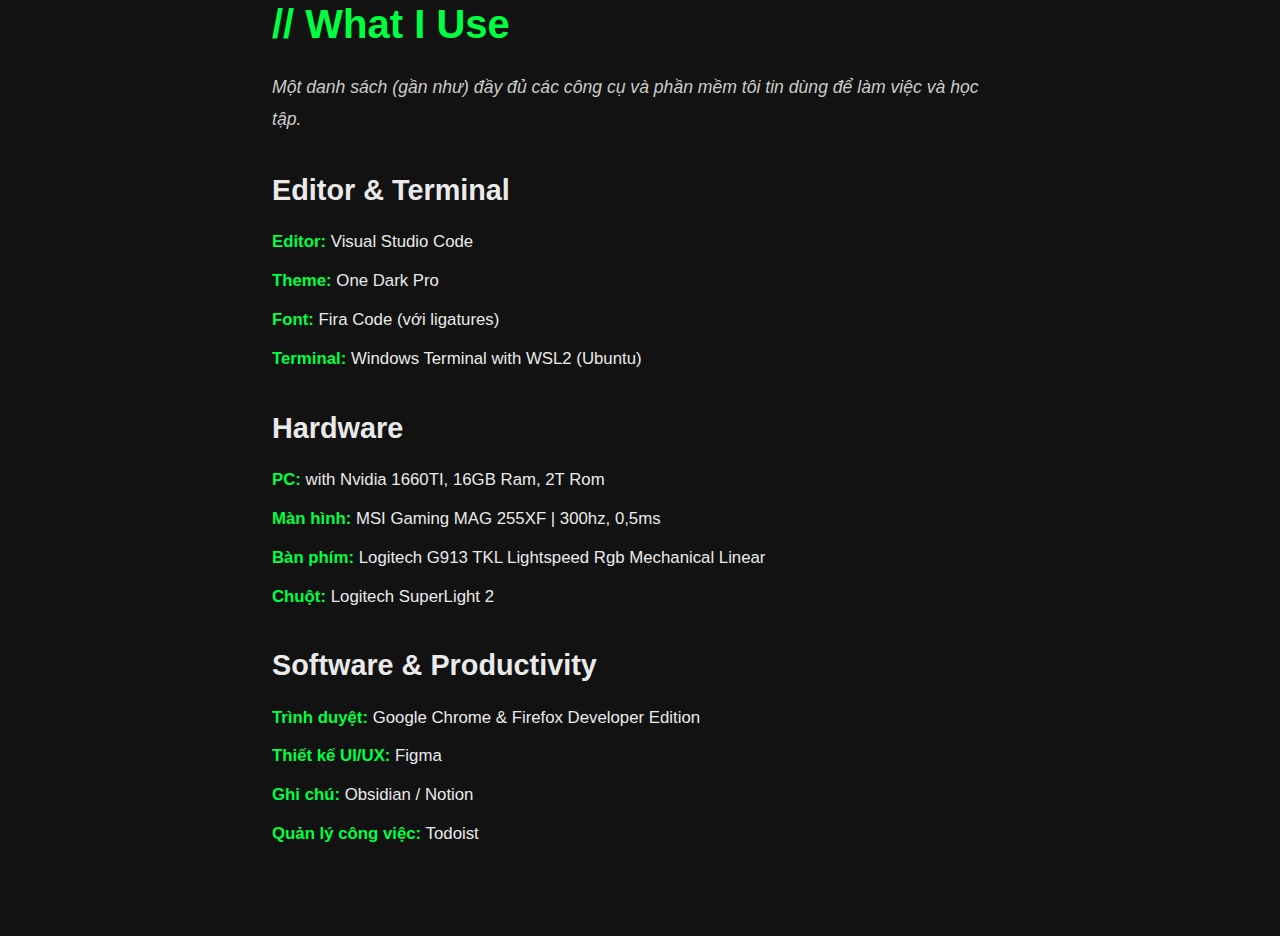
<file: uses.html>
<!DOCTYPE html>
<html lang="vi">
<head>
    <meta charset="UTF-8">
    <meta name="viewport" content="width=device-width, initial-scale=1.0">
    <title data-i18n-key="uses_page_title">Uses | Ngo Nhat Nguyen</title>
    <link rel="stylesheet" href="style.css">
    <style>
        /* CSS riêng cho trang uses khi hiển thị trong modal */
        /* Các style này chủ yếu để đảm bảo nó trông giống bài viết blog trong modal */
        .post-content h1 {
            font-family: var(--font-main); /* Sử dụng font chính */
            font-size: 2.5rem; /* Kích thước phù hợp với h1 trong modal */
            color: var(--tech-green); /* Màu xanh công nghệ */
            margin-bottom: 1.5rem;
            text-align: left; /* Căn trái */
        }
        .post-meta {
            color: #888;
            margin-bottom: 2.5rem; /* Tăng khoảng cách dưới một chút */
            font-style: italic;
            font-size: 0.95rem; /* Giữ kích thước nhỏ hơn */
        }
        .post-content h2 {
            font-family: var(--font-main); /* Sử dụng font chính */
            font-size: 1.8rem; /* Kích thước phù hợp với h2 trong modal */
            color: var(--text-color); /* Màu chữ chính */
            margin-top: 2rem;
            margin-bottom: 1rem;
            text-align: left; /* Căn trái */
        }
        .post-content ul {
            list-style-type: none; /* Bỏ dấu chấm mặc định */
            padding-left: 0;
            margin-bottom: 1.5rem;
        }
        .post-content li {
            font-size: 1.05rem; /* Kích thước chữ cho list item */
            line-height: 1.6;
            margin-bottom: 0.75rem;
            color: var(--text-color);
        }
        .post-content li strong {
            color: var(--tech-green); /* Nhấn mạnh tên công cụ */
        }
    </style>
</head>
<body class="post-page light-mode-check">
    <main class="post-content">
        <h1 data-i18n-key="uses_h1">// What I Use</h1>
        <p class="post-meta" data-i18n-key="uses_meta">Một danh sách (gần như) đầy đủ các công cụ và phần mềm tôi tin dùng để làm việc và học tập.</p>
        
        <h2 data-i18n-key="uses_h2_editor">Editor & Terminal</h2>
        <ul>
            <li><strong>Editor:</strong> Visual Studio Code</li>
            <li><strong>Theme:</strong> One Dark Pro</li>
            <li><strong>Font:</strong> Fira Code (với ligatures)</li>
            <li><strong>Terminal:</strong> Windows Terminal with WSL2 (Ubuntu)</li>
        </ul>

        <h2 data-i18n-key="uses_h2_hardware">Hardware</h2>
        <ul>
            <li><strong>PC:</strong> with Nvidia 1660TI, 16GB Ram, 2T Rom</li>
            <li data-i18n-key="uses_hardware_item2"><strong>Màn hình:</strong> MSI Gaming MAG 255XF | 300hz, 0,5ms</li>
            <li data-i18n-key="uses_hardware_item3"><strong>Bàn phím:</strong> Logitech G913 TKL Lightspeed Rgb Mechanical Linear</li>
            <li data-i18n-key="uses_hardware_item4"><strong>Chuột:</strong> Logitech SuperLight 2</li>
        </ul>

        <h2 data-i18n-key="uses_h2_software">Software & Productivity</h2>
        <ul>
            <li data-i18n-key="uses_software_item1"><strong>Trình duyệt:</strong> Google Chrome & Firefox Developer Edition</li>
            <li data-i18n-key="uses_software_item2"><strong>Thiết kế UI/UX:</strong> Figma</li>
            <li data-i18n-key="uses_software_item3"><strong>Ghi chú:</strong> Obsidian / Notion</li>
            <li data-i18n-key="uses_software_item4"><strong>Quản lý công việc:</strong> Todoist</li>
        </ul>
    </main>
    <script>
        // Script nhỏ để áp dụng theme
        const savedTheme = localStorage.getItem('theme');
        if (savedTheme === 'light') {
            document.body.classList.add('light-mode');
        }
        // Thêm event listener cho link quay lại trong modal nếu cần (nếu bạn muốn có nút quay lại riêng trong modal)
        // Hiện tại không cần vì modal có nút đóng
    </script>
</body>
</html>
</file>
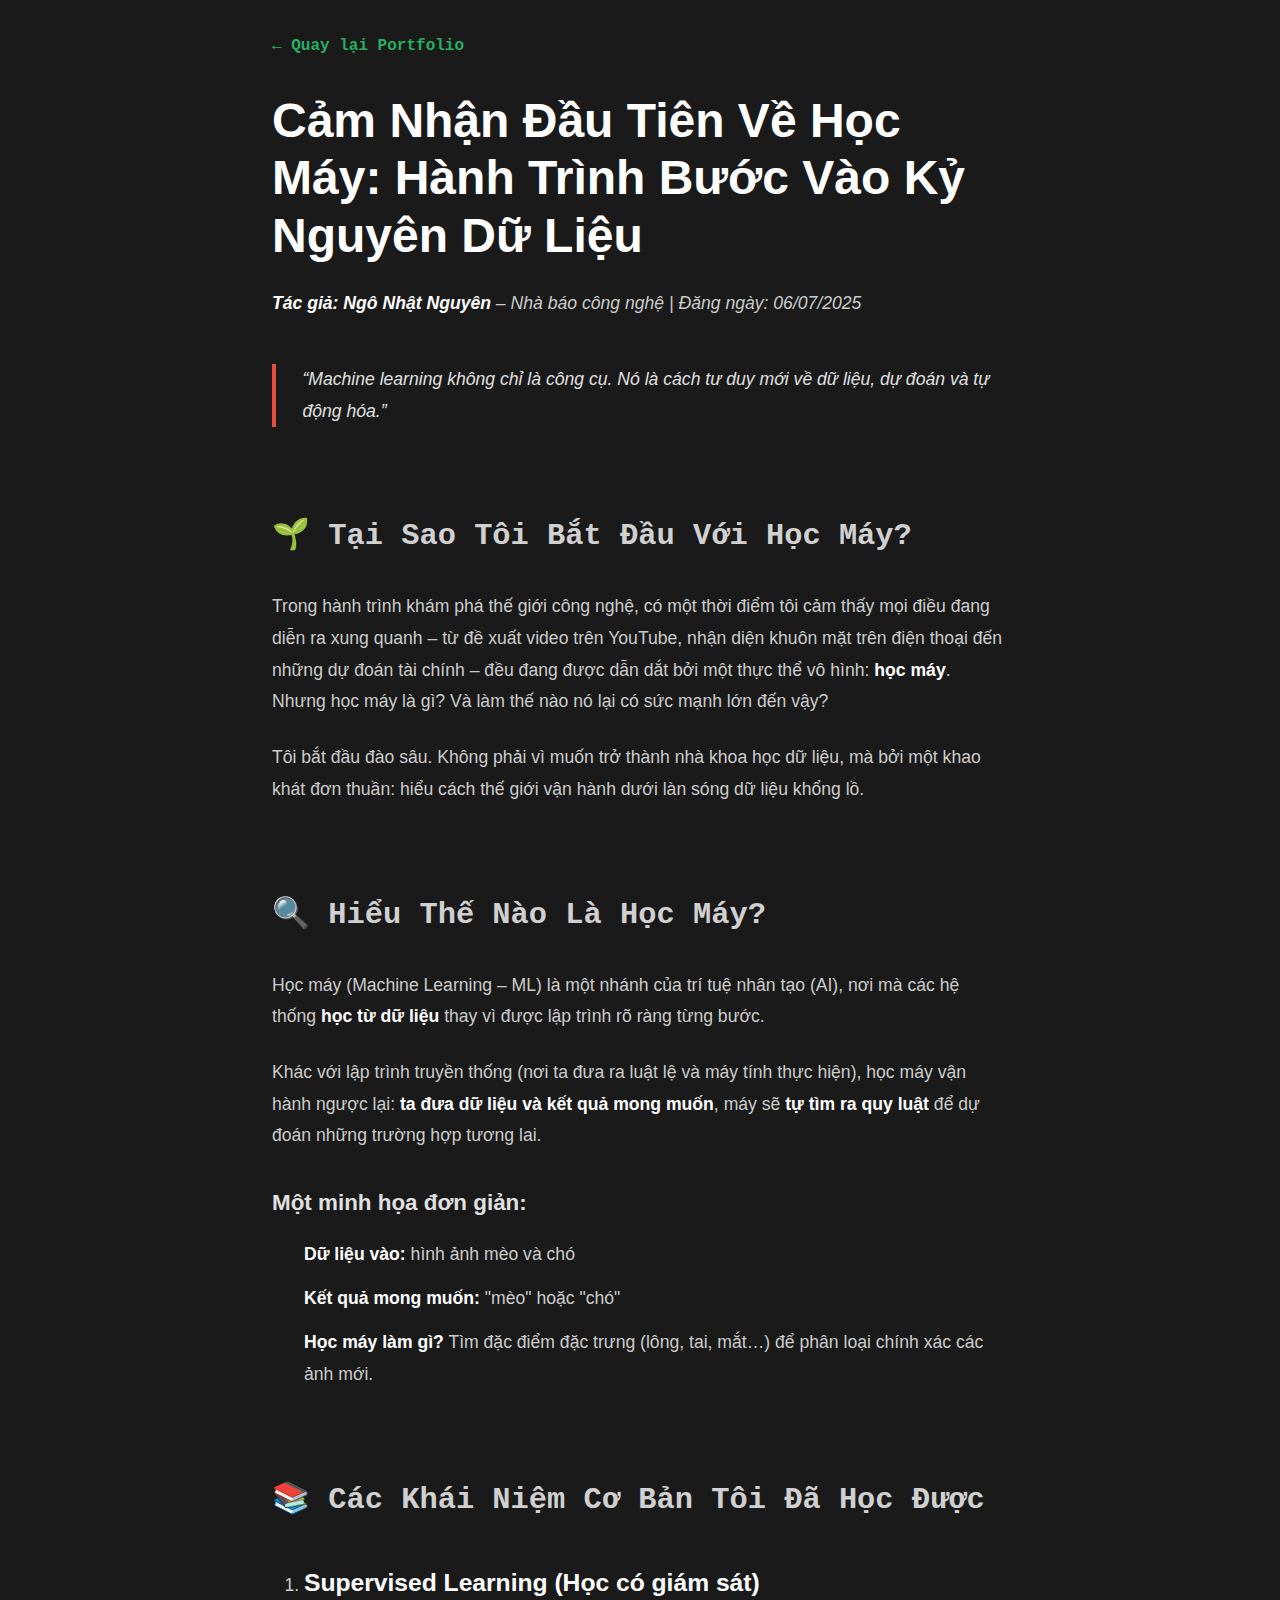
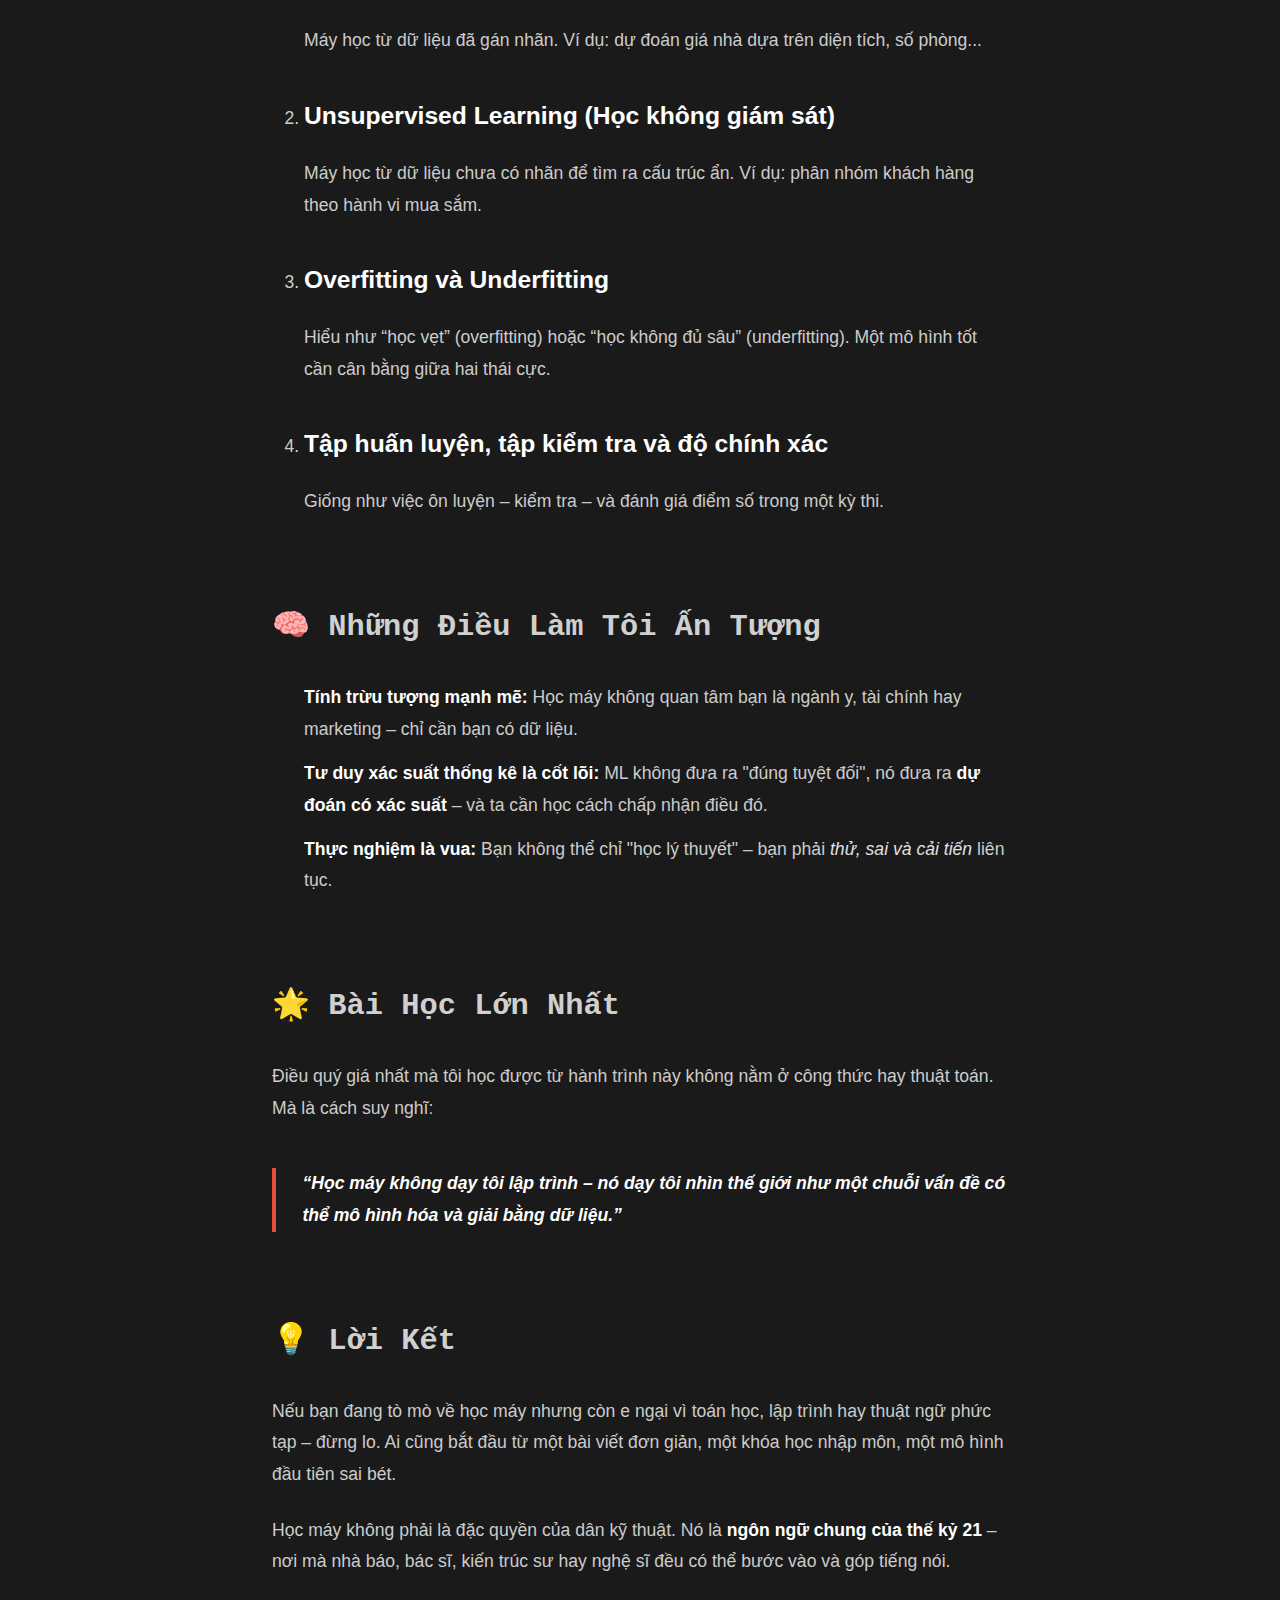
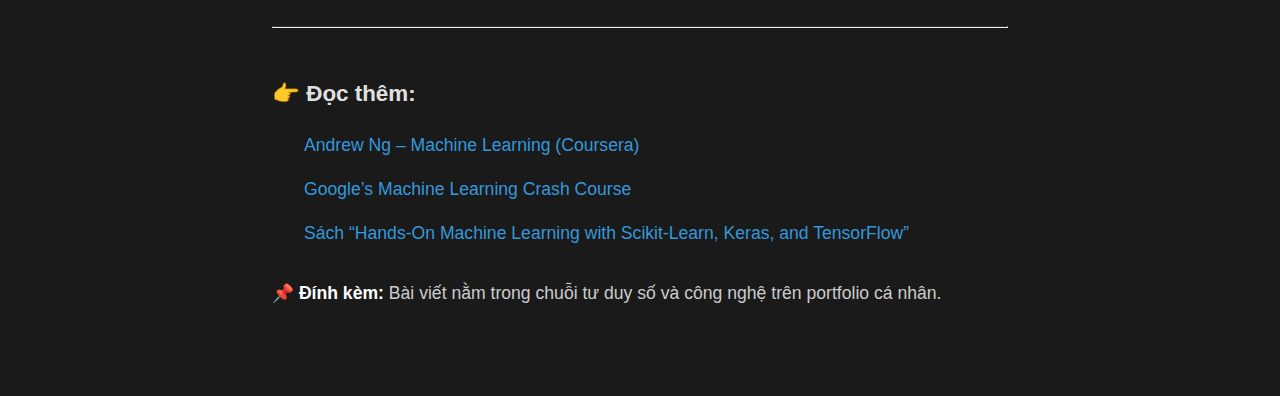
<file: posts/first-impressions-of-machine-learning.html>
<!DOCTYPE html>
<html lang="vi">
<head>
    <meta charset="UTF-8">
    <meta name="viewport" content="width=device-width, initial-scale=1.0">
    <title data-i18n-key="post2_page_title">Cảm Nhận Đầu Tiên Về Học Máy | Ngo Nhat Nguyen</title>
    <link rel="stylesheet" href="../style.css"> 
    <style>
        /* CSS điều chỉnh màu sắc cho nền đen (Đảm bảo đồng bộ với style.css hoặc bài viết trước) */
        body.post-page {
            background-color: #1a1a1a; /* Nền đen đậm */
            color: #f0f0f0; /* Màu chữ mặc định: trắng ngà */
        }

        .post-header .back-link {
            color: #27ae60; /* Màu xanh lá cây cho link quay lại */
            text-decoration: none;
            font-weight: bold;
        }
        .post-header .back-link:hover {
            text-decoration: underline;
        }

        .post-content h1 {
            color: #ffffff; /* Tiêu đề chính màu trắng */
            font-size: 3em; /* Tăng kích thước tiêu đề chính */
            margin-bottom: 0.5em;
        }

        .post-meta {
            font-size: 0.95em;
            color: #b0b0b0; /* Màu xám nhạt cho thông tin meta */
            margin-bottom: 2.5em;
        }
        .post-meta strong {
            color: #d0d0d0; /* Hơi sáng hơn một chút cho tên tác giả */
        }

        .post-content h2 {
            margin-top: 2.8em; /* Khoảng cách lớn hơn giữa các phần chính */
            margin-bottom: 1em;
            color: #d0d0d0; /* Màu xám sáng cho tiêu đề h2 */
            font-size: 1.9em;
            display: flex; /* Dùng flexbox để căn chỉnh icon và text */
            align-items: center;
        }
        /* Style cho emoji trong h2 nếu có */
        .post-content h2::first-letter {
            font-size: 1.2em; /* Tăng kích thước emoji nếu là chữ cái đầu tiên */
            margin-right: 0.2em;
        }

        .post-content h3 {
            margin-top: 1.5em;
            margin-bottom: 0.8em;
            color: #e0e0e0; /* Màu xám trắng cho tiêu đề h3 */
            font-size: 1.4em;
        }

        .post-content blockquote {
            border-left: 4px solid #e74c3c; /* Màu đỏ đô cho viền blockquote */
            padding-left: 1.5em;
            margin: 2.5em 0;
            font-style: italic;
            color: #cccccc; /* Màu xám cho chữ trong blockquote */
            font-size: 1.1em;
        }
        .post-content blockquote p {
            margin: 0; /* Loại bỏ margin mặc định của p trong blockquote */
        }
        .post-content blockquote strong {
            color: #ffffff; /* Làm nổi bật chữ in đậm trong blockquote */
        }


        .post-content ul, .post-content ol {
            margin-left: 2em;
            margin-bottom: 1.8em;
        }
        .post-content li {
            margin-bottom: 0.7em;
        }

        .post-content strong {
            color: #ffffff; /* Màu trắng cho chữ in đậm */
        }
        .post-content em {
            color: #e0e0e0; /* Màu xám trắng cho chữ in nghiêng */
        }
        .post-content hr {
            border-top: 1px solid #333; /* Đường kẻ phân cách mờ hơn */
            margin: 3em 0;
        }

        /* Đảm bảo link trong nội dung cũng có màu sắc phù hợp */
        .post-content a {
            color: #3498db; /* Màu xanh dương cho link trong nội dung */
            text-decoration: none;
        }
        .post-content a:hover {
            text-decoration: underline;
        }

        /* Điều chỉnh nếu có đoạn code (hiện tại không có trong bài này nhưng để phòng) */
        .post-content pre {
            background-color: #2c3e50; /* Nền xanh đậm cho code block */
            color: #ecf0f1; /* Chữ trắng sáng cho code */
            padding: 1em;
            border-radius: 5px;
            overflow-x: auto;
        }
    </style>
</head>
<body class="post-page">
    <header class="post-header">
        <a href="../index.html#writings" class="back-link" data-i18n-key="post_back_link">← Quay lại Portfolio</a>
    </header>

    <main class="post-content">
        <h1 data-i18n-key="post2_h1">Cảm Nhận Đầu Tiên Về Học Máy: Hành Trình Bước Vào Kỷ Nguyên Dữ Liệu</h1>
        <p class="post-meta" data-i18n-key="post2_meta"><strong>Tác giả: Ngô Nhật Nguyên</strong> – Nhà báo công nghệ | Đăng ngày: 06/07/2025</p>
        
        <blockquote data-i18n-key="post2_quote1"><p><em>“Machine learning không chỉ là công cụ. Nó là cách tư duy mới về dữ liệu, dự đoán và tự động hóa.”</em></p></blockquote>

        <h2 data-i18n-key="post2_h2_why">🌱 Tại Sao Tôi Bắt Đầu Với Học Máy?</h2>
        <p data-i18n-key="post2_p1">Trong hành trình khám phá thế giới công nghệ, có một thời điểm tôi cảm thấy mọi điều đang diễn ra xung quanh – từ đề xuất video trên YouTube, nhận diện khuôn mặt trên điện thoại đến những dự đoán tài chính – đều đang được dẫn dắt bởi một thực thể vô hình: <strong>học máy</strong>. Nhưng học máy là gì? Và làm thế nào nó lại có sức mạnh lớn đến vậy?</p>
        <p data-i18n-key="post2_p2">Tôi bắt đầu đào sâu. Không phải vì muốn trở thành nhà khoa học dữ liệu, mà bởi một khao khát đơn thuần: hiểu cách thế giới vận hành dưới làn sóng dữ liệu khổng lồ.</p>

        <h2 data-i18n-key="post2_h2_whatis">🔍 Hiểu Thế Nào Là Học Máy?</h2>
        <p data-i18n-key="post2_p3">Học máy (Machine Learning – ML) là một nhánh của trí tuệ nhân tạo (AI), nơi mà các hệ thống <strong>học từ dữ liệu</strong> thay vì được lập trình rõ ràng từng bước.</p>
        <p data-i18n-key="post2_p4">Khác với lập trình truyền thống (nơi ta đưa ra luật lệ và máy tính thực hiện), học máy vận hành ngược lại: <strong>ta đưa dữ liệu và kết quả mong muốn</strong>, máy sẽ <strong>tự tìm ra quy luật</strong> để dự đoán những trường hợp tương lai.</p>

        <h3 data-i18n-key="post2_h3_example">Một minh họa đơn giản:</h3>
        <ul>
            <li data-i18n-key="post2_list1_item1"><strong>Dữ liệu vào:</strong> hình ảnh mèo và chó</li>
            <li data-i18n-key="post2_list1_item2"><strong>Kết quả mong muốn:</strong> "mèo" hoặc "chó"</li>
            <li data-i18n-key="post2_list1_item3"><strong>Học máy làm gì?</strong> Tìm đặc điểm đặc trưng (lông, tai, mắt…) để phân loại chính xác các ảnh mới.</li>
        </ul>

        <h2 data-i18n-key="post2_h2_concepts">📚 Các Khái Niệm Cơ Bản Tôi Đã Học Được</h2>
        <ol>
            <li>
                <h3 data-i18n-key="post2_h3_supervised"><strong>Supervised Learning (Học có giám sát)</strong></h3>  
                <p data-i18n-key="post2_p5">Máy học từ dữ liệu đã gán nhãn. Ví dụ: dự đoán giá nhà dựa trên diện tích, số phòng...</p>
            </li>
            <li>
                <h3 data-i18n-key="post2_h3_unsupervised"><strong>Unsupervised Learning (Học không giám sát)</strong></h3>  
                <p data-i18n-key="post2_p6">Máy học từ dữ liệu chưa có nhãn để tìm ra cấu trúc ẩn. Ví dụ: phân nhóm khách hàng theo hành vi mua sắm.</p>
            </li>
            <li>
                <h3 data-i18n-key="post2_h3_overfitting"><strong>Overfitting và Underfitting</strong></h3>  
                <p data-i18n-key="post2_p7">Hiểu như “học vẹt” (overfitting) hoặc “học không đủ sâu” (underfitting). Một mô hình tốt cần cân bằng giữa hai thái cực.</p>
            </li>
            <li>
                <h3 data-i18n-key="post2_h3_datasets"><strong>Tập huấn luyện, tập kiểm tra và độ chính xác</strong></h3>  
                <p data-i18n-key="post2_p8">Giống như việc ôn luyện – kiểm tra – và đánh giá điểm số trong một kỳ thi.</p>
            </li>
        </ol>

        <h2 data-i18n-key="post2_h2_impressions">🧠 Những Điều Làm Tôi Ấn Tượng</h2>
        <ul>
            <li data-i18n-key="post2_list2_item1"><strong>Tính trừu tượng mạnh mẽ:</strong> Học máy không quan tâm bạn là ngành y, tài chính hay marketing – chỉ cần bạn có dữ liệu.</li>
            <li data-i18n-key="post2_list2_item2"><strong>Tư duy xác suất thống kê là cốt lõi:</strong> ML không đưa ra "đúng tuyệt đối", nó đưa ra <strong>dự đoán có xác suất</strong> – và ta cần học cách chấp nhận điều đó.</li>
            <li data-i18n-key="post2_list2_item3"><strong>Thực nghiệm là vua:</strong> Bạn không thể chỉ "học lý thuyết" – bạn phải <em>thử, sai và cải tiến</em> liên tục.</li>
        </ul>

        <h2 data-i18n-key="post2_h2_lesson">🌟 Bài Học Lớn Nhất</h2>
        <p data-i18n-key="post2_p9">Điều quý giá nhất mà tôi học được từ hành trình này không nằm ở công thức hay thuật toán. Mà là cách suy nghĩ:</p>
        <blockquote data-i18n-key="post2_quote2"><p><strong>“Học máy không dạy tôi lập trình – nó dạy tôi nhìn thế giới như một chuỗi vấn đề có thể mô hình hóa và giải bằng dữ liệu.”</strong></p></blockquote>

        <h2 data-i18n-key="post2_h2_conclusion">💡 Lời Kết</h2>
        <p data-i18n-key="post2_p10">Nếu bạn đang tò mò về học máy nhưng còn e ngại vì toán học, lập trình hay thuật ngữ phức tạp – đừng lo. Ai cũng bắt đầu từ một bài viết đơn giản, một khóa học nhập môn, một mô hình đầu tiên sai bét.</p>
        <p data-i18n-key="post2_p11">Học máy không phải là đặc quyền của dân kỹ thuật. Nó là <strong>ngôn ngữ chung của thế kỷ 21</strong> – nơi mà nhà báo, bác sĩ, kiến trúc sư hay nghệ sĩ đều có thể bước vào và góp tiếng nói.</p>
        <hr>

        <h3 data-i18n-key="post_read_more">👉 Đọc thêm:</h3>
        <ul>
            <li><a href="https://www.coursera.org/learn/machine-learning" target="_blank" rel="noopener noreferrer">Andrew Ng – Machine Learning (Coursera)</a></li>
            <li><a href="https://developers.google.com/machine-learning/crash-course" target="_blank" rel="noopener noreferrer">Google’s Machine Learning Crash Course</a></li>
            <li><a href="https://www.oreilly.com/library/view/hands-on-machine-learning/9781492032632/" target="_blank" rel="noopener noreferrer">Sách “Hands-On Machine Learning with Scikit-Learn, Keras, and TensorFlow”</a></li>
        </ul>

        <p data-i18n-key="post_attachment"><strong>📌 Đính kèm:</strong> Bài viết nằm trong chuỗi tư duy số và công nghệ trên portfolio cá nhân.</p>
    </main>

    <script>
        // Script nhỏ để áp dụng theme, giữ nguyên từ file mẫu của bạn
        const savedTheme = localStorage.getItem('theme');
        if (savedTheme === 'light') {
            document.body.classList.add('light-mode');
        }
    </script>
</body>
</html>
</file>
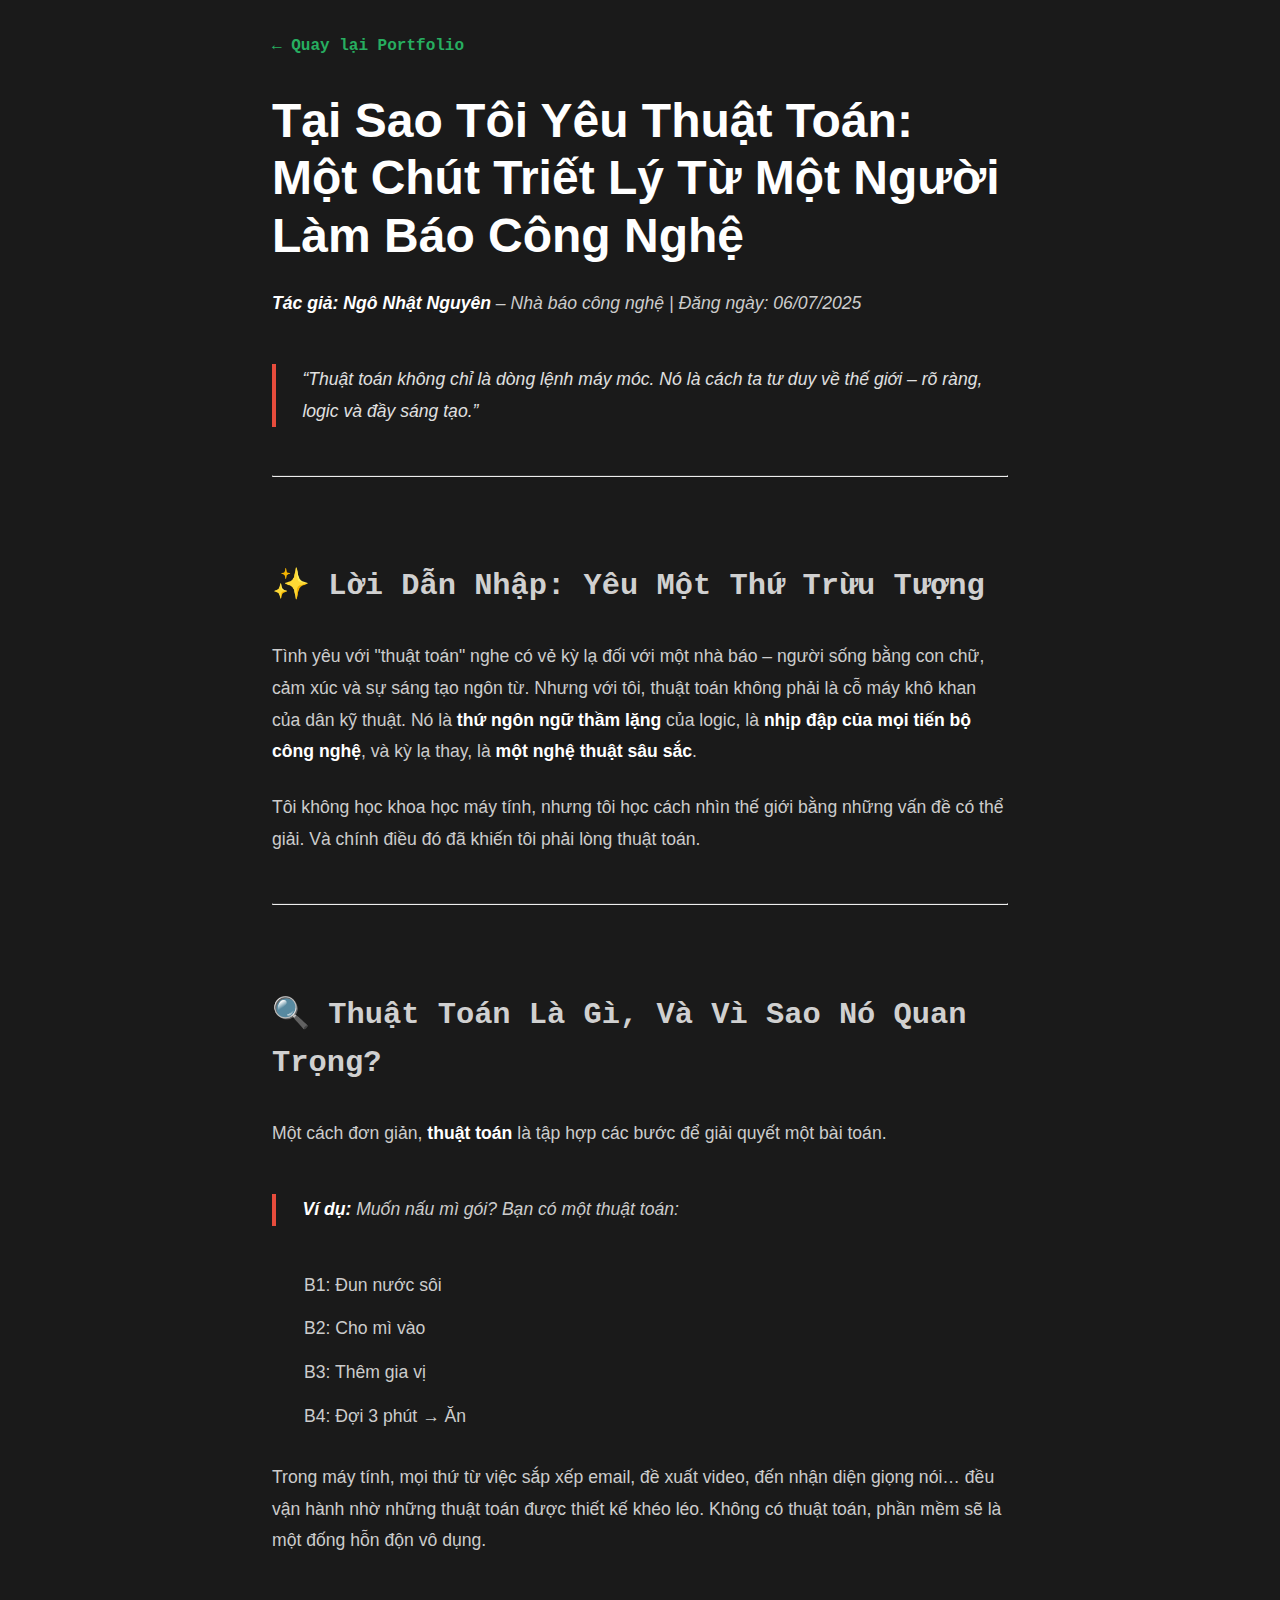
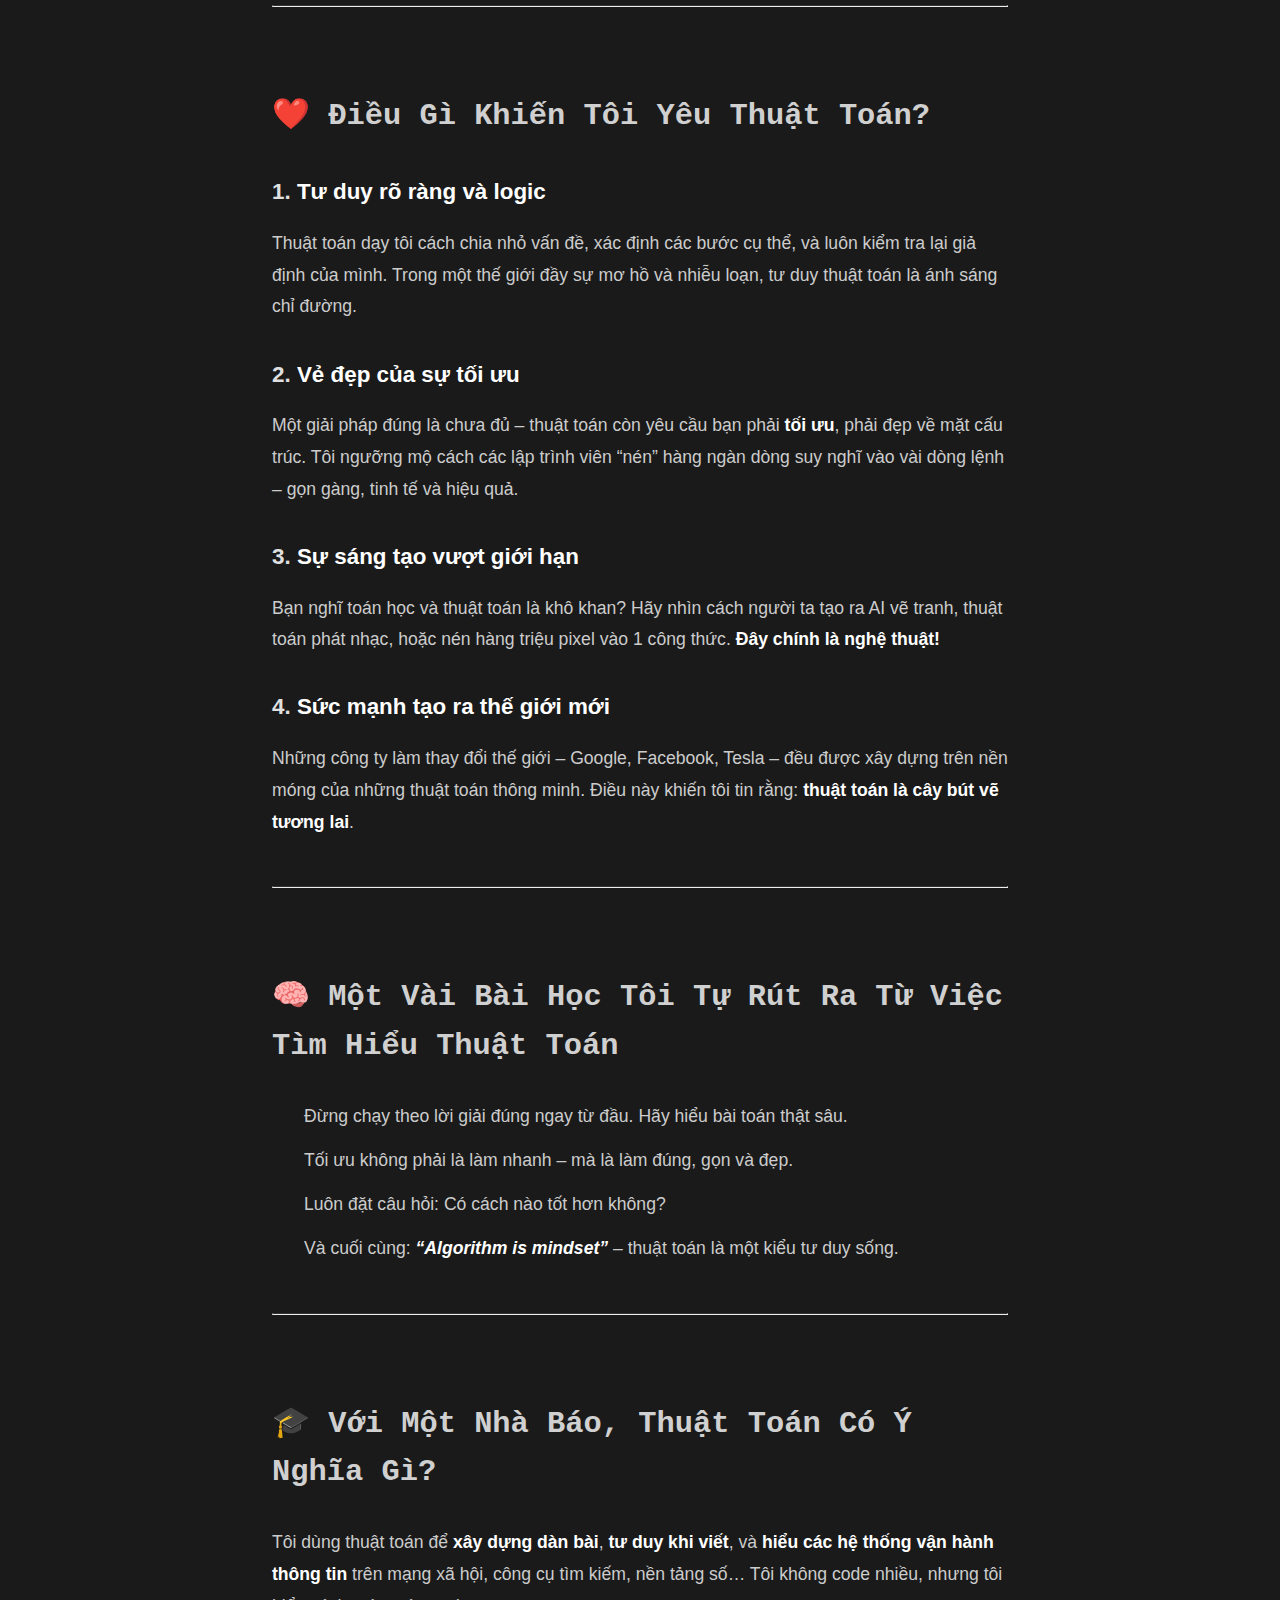
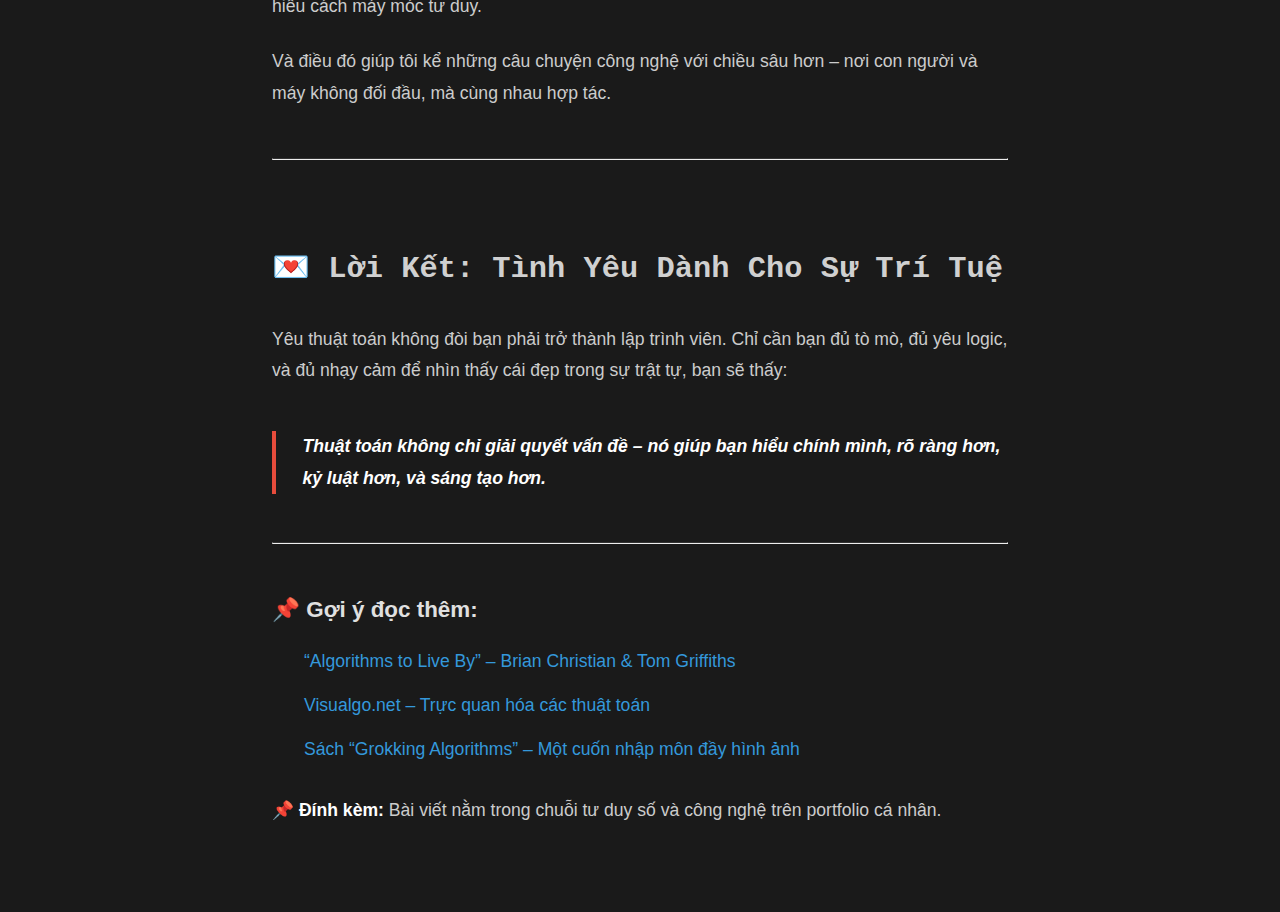
<file: posts/why-i-love-algorithms.html>
<!DOCTYPE html>
<html lang="vi">
<head>
    <meta charset="UTF-8">
    <meta name="viewport" content="width=device-width, initial-scale=1.0">
    <title data-i18n-key="post1_page_title">Tại Sao Tôi Yêu Thuật Toán | Ngo Nhat Nguyen</title>
    <link rel="stylesheet" href="../style.css"> 
    <style>
        /* CSS điều chỉnh màu sắc cho nền đen */
        body.post-page {
            background-color: #1a1a1a; /* Nền đen đậm */
            color: #f0f0f0; /* Màu chữ mặc định: trắng ngà */
        }

        .post-header .back-link {
            color: #27ae60; /* Màu xanh lá cây cho link quay lại */
            text-decoration: none;
            font-weight: bold;
        }
        .post-header .back-link:hover {
            text-decoration: underline;
        }

        .post-content h1 {
            color: #ffffff; /* Tiêu đề chính màu trắng */
            font-size: 3em; /* Tăng kích thước tiêu đề chính */
            margin-bottom: 0.5em;
        }

        .post-meta {
            font-size: 0.95em;
            color: #b0b0b0; /* Màu xám nhạt cho thông tin meta */
            margin-bottom: 2.5em;
        }
        .post-meta strong {
            color: #d0d0d0; /* Hơi sáng hơn một chút cho tên tác giả */
        }

        .post-content h2 {
            margin-top: 2.8em; /* Khoảng cách lớn hơn giữa các phần chính */
            margin-bottom: 1em;
            color: #d0d0d0; /* Màu xám sáng cho tiêu đề h2 */
            font-size: 1.9em;
            display: flex; /* Dùng flexbox để căn chỉnh icon và text */
            align-items: center;
        }
        /* Style cho emoji trong h2 nếu có */
        .post-content h2::first-letter {
            font-size: 1.2em; /* Tăng kích thước emoji nếu là chữ cái đầu tiên */
            margin-right: 0.2em;
        }

        .post-content h3 {
            margin-top: 1.5em;
            margin-bottom: 0.8em;
            color: #e0e0e0; /* Màu xám trắng cho tiêu đề h3 */
            font-size: 1.4em;
        }

        .post-content blockquote {
            border-left: 4px solid #e74c3c; /* Màu đỏ đô cho viền blockquote */
            padding-left: 1.5em;
            margin: 2.5em 0;
            font-style: italic;
            color: #cccccc; /* Màu xám cho chữ trong blockquote */
            font-size: 1.1em;
        }
        .post-content blockquote p {
            margin: 0; /* Loại bỏ margin mặc định của p trong blockquote */
        }
        .post-content blockquote strong {
            color: #ffffff; /* Làm nổi bật chữ in đậm trong blockquote */
        }


        .post-content ul, .post-content ol {
            margin-left: 2em;
            margin-bottom: 1.8em;
        }
        .post-content li {
            margin-bottom: 0.7em;
        }

        .post-content strong {
            color: #ffffff; /* Màu trắng cho chữ in đậm */
        }
        .post-content em {
            color: #e0e0e0; /* Màu xám trắng cho chữ in nghiêng */
        }
        .post-content hr {
            border-top: 1px solid #333; /* Đường kẻ phân cách mờ hơn */
            margin: 3em 0;
        }

        /* Đảm bảo link trong nội dung cũng có màu sắc phù hợp */
        .post-content a {
            color: #3498db; /* Màu xanh dương cho link trong nội dung */
            text-decoration: none;
        }
        .post-content a:hover {
            text-decoration: underline;
        }

        /* Điều chỉnh nếu có đoạn code (hiện tại không có trong bài này nhưng để phòng) */
        .post-content pre {
            background-color: #2c3e50; /* Nền xanh đậm cho code block */
            color: #ecf0f1; /* Chữ trắng sáng cho code */
            padding: 1em;
            border-radius: 5px;
            overflow-x: auto;
        }
    </style>
</head>
<body class="post-page">
    <header class="post-header">
        <a href="../index.html#writings" class="back-link" data-i18n-key="post_back_link">← Quay lại Portfolio</a>
    </header>

    <main class="post-content">
        <h1 data-i18n-key="post1_h1">Tại Sao Tôi Yêu Thuật Toán: Một Chút Triết Lý Từ Một Người Làm Báo Công Nghệ</h1>
        <p class="post-meta" data-i18n-key="post1_meta"><strong>Tác giả: Ngô Nhật Nguyên</strong> – Nhà báo công nghệ | Đăng ngày: 06/07/2025</p>
        
        <blockquote data-i18n-key="post1_quote1"><p><em>“Thuật toán không chỉ là dòng lệnh máy móc. Nó là cách ta tư duy về thế giới – rõ ràng, logic và đầy sáng tạo.”</em></p></blockquote>
        <hr>

        <h2 data-i18n-key="post1_h2_intro">✨ Lời Dẫn Nhập: Yêu Một Thứ Trừu Tượng</h2>
        <p data-i18n-key="post1_p1">Tình yêu với "thuật toán" nghe có vẻ kỳ lạ đối với một nhà báo – người sống bằng con chữ, cảm xúc và sự sáng tạo ngôn từ. Nhưng với tôi, thuật toán không phải là cỗ máy khô khan của dân kỹ thuật. Nó là <strong>thứ ngôn ngữ thầm lặng</strong> của logic, là <strong>nhịp đập của mọi tiến bộ công nghệ</strong>, và kỳ lạ thay, là <strong>một nghệ thuật sâu sắc</strong>.</p>
        <p data-i18n-key="post1_p2">Tôi không học khoa học máy tính, nhưng tôi học cách nhìn thế giới bằng những vấn đề có thể giải. Và chính điều đó đã khiến tôi phải lòng thuật toán.</p>
        <hr>

        <h2 data-i18n-key="post1_h2_whatis">🔍 Thuật Toán Là Gì, Và Vì Sao Nó Quan Trọng?</h2>
        <p data-i18n-key="post1_p3">Một cách đơn giản, <strong>thuật toán</strong> là tập hợp các bước để giải quyết một bài toán.</p>
        <blockquote data-i18n-key="post1_quote2"><p><strong>Ví dụ:</strong> Muốn nấu mì gói? Bạn có một thuật toán:</p></blockquote>
        <ul>
            <li data-i18n-key="post1_list1_item1">B1: Đun nước sôi</li>
            <li data-i18n-key="post1_list1_item2">B2: Cho mì vào</li>
            <li data-i18n-key="post1_list1_item3">B3: Thêm gia vị</li>
            <li data-i18n-key="post1_list1_item4">B4: Đợi 3 phút → Ăn</li>
        </ul>
        <p data-i18n-key="post1_p4">Trong máy tính, mọi thứ từ việc sắp xếp email, đề xuất video, đến nhận diện giọng nói… đều vận hành nhờ những thuật toán được thiết kế khéo léo. Không có thuật toán, phần mềm sẽ là một đống hỗn độn vô dụng.</p>
        <hr>

        <h2 data-i18n-key="post1_h2_whylove">❤️ Điều Gì Khiến Tôi Yêu Thuật Toán?</h2>
        <h3 data-i18n-key="post1_h3_clarity">1. <strong>Tư duy rõ ràng và logic</strong></h3>
        <p data-i18n-key="post1_p5">Thuật toán dạy tôi cách chia nhỏ vấn đề, xác định các bước cụ thể, và luôn kiểm tra lại giả định của mình. Trong một thế giới đầy sự mơ hồ và nhiễu loạn, tư duy thuật toán là ánh sáng chỉ đường.</p>
        <h3 data-i18n-key="post1_h3_beauty">2. <strong>Vẻ đẹp của sự tối ưu</strong></h3>
        <p data-i18n-key="post1_p6">Một giải pháp đúng là chưa đủ – thuật toán còn yêu cầu bạn phải <strong>tối ưu</strong>, phải đẹp về mặt cấu trúc. Tôi ngưỡng mộ cách các lập trình viên “nén” hàng ngàn dòng suy nghĩ vào vài dòng lệnh – gọn gàng, tinh tế và hiệu quả.</p>
        <h3 data-i18n-key="post1_h3_creativity">3. <strong>Sự sáng tạo vượt giới hạn</strong></h3>
        <p data-i18n-key="post1_p7">Bạn nghĩ toán học và thuật toán là khô khan? Hãy nhìn cách người ta tạo ra AI vẽ tranh, thuật toán phát nhạc, hoặc nén hàng triệu pixel vào 1 công thức. <strong>Đây chính là nghệ thuật!</strong></p>
        <h3 data-i18n-key="post1_h3_power">4. <strong>Sức mạnh tạo ra thế giới mới</strong></h3>
        <p data-i18n-key="post1_p8">Những công ty làm thay đổi thế giới – Google, Facebook, Tesla – đều được xây dựng trên nền móng của những thuật toán thông minh. Điều này khiến tôi tin rằng: <strong>thuật toán là cây bút vẽ tương lai</strong>.</p>
        <hr>

        <h2 data-i18n-key="post1_h2_lessons">🧠 Một Vài Bài Học Tôi Tự Rút Ra Từ Việc Tìm Hiểu Thuật Toán</h2>
        <ul>
            <li data-i18n-key="post1_list2_item1">Đừng chạy theo lời giải đúng ngay từ đầu. Hãy hiểu bài toán thật sâu.</li>
            <li data-i18n-key="post1_list2_item2">Tối ưu không phải là làm nhanh – mà là làm đúng, gọn và đẹp.</li>
            <li data-i18n-key="post1_list2_item3">Luôn đặt câu hỏi: Có cách nào tốt hơn không?</li>
            <li data-i18n-key="post1_list2_item4">Và cuối cùng: <em><strong>“Algorithm is mindset”</strong></em> – thuật toán là một kiểu tư duy sống.</li>
        </ul>
        <hr>

        <h2 data-i18n-key="post1_h2_meaning">🎓 Với Một Nhà Báo, Thuật Toán Có Ý Nghĩa Gì?</h2>
        <p data-i18n-key="post1_p9">Tôi dùng thuật toán để <strong>xây dựng dàn bài</strong>, <strong>tư duy khi viết</strong>, và <strong>hiểu các hệ thống vận hành thông tin</strong> trên mạng xã hội, công cụ tìm kiếm, nền tảng số… Tôi không code nhiều, nhưng tôi hiểu cách máy móc tư duy.</p>
        <p data-i18n-key="post1_p10">Và điều đó giúp tôi kể những câu chuyện công nghệ với chiều sâu hơn – nơi con người và máy không đối đầu, mà cùng nhau hợp tác.</p>
        <hr>

        <h2 data-i18n-key="post1_h2_conclusion">💌 Lời Kết: Tình Yêu Dành Cho Sự Trí Tuệ</h2>
        <p data-i18n-key="post1_p11">Yêu thuật toán không đòi bạn phải trở thành lập trình viên. Chỉ cần bạn đủ tò mò, đủ yêu logic, và đủ nhạy cảm để nhìn thấy cái đẹp trong sự trật tự, bạn sẽ thấy:</p>
        <blockquote data-i18n-key="post1_quote3"><p><strong>Thuật toán không chỉ giải quyết vấn đề – nó giúp bạn hiểu chính mình, rõ ràng hơn, kỷ luật hơn, và sáng tạo hơn.</strong></p></blockquote>
        <hr>

        <h3 data-i18n-key="post_read_more">📌 Gợi ý đọc thêm:</h3>
        <ul>
            <li><a href="https://www.goodreads.com/book/show/25732159-algorithms-to-live-by" target="_blank" rel="noopener noreferrer">“Algorithms to Live By” – Brian Christian & Tom Griffiths</a></li>
            <li><a href="https://visualgo.net/" target="_blank" rel="noopener noreferrer">Visualgo.net – Trực quan hóa các thuật toán</a></li>
            <li><a href="https://www.manning.com/books/grokking-algorithms" target="_blank" rel="noopener noreferrer">Sách “Grokking Algorithms” – Một cuốn nhập môn đầy hình ảnh</a></li>
        </ul>

        <p data-i18n-key="post_attachment"><strong>📌 Đính kèm:</strong> Bài viết nằm trong chuỗi tư duy số và công nghệ trên portfolio cá nhân.</p>
    </main>
    <script>
        // Script nhỏ để áp dụng theme, giữ nguyên từ file mẫu của bạn
        const savedTheme = localStorage.getItem('theme');
        if (savedTheme === 'light') {
            document.body.classList.add('light-mode');
        }
    </script>
</body>
</html>
</file>
<file: style.css>
/* ============================================= */
/* == 1. THIẾT LẬP TOÀN CỤC & BIẾN MÀU (VARIABLES) == */
/* ============================================= */
:root {
    --dark-bg: #121212;
    --light-bg: #1E1E1E;
    --text-color: #EAEAEA;
    --accent-color: #A31F34;
    --tech-green: #00FF41;
    --font-main: 'Inter', sans-serif;
    --font-mono: 'Fira Code', monospace;
}

* {
    margin: 0;
    padding: 0;
    box-sizing: border-box;
}
html {
    scroll-behavior: smooth;
}
body {
    background-color: var(--dark-bg);
    color: var(--text-color);
    font-family: var(--font-main);
    line-height: 1.6;
}
#bg-canvas {
    position: fixed;
    top: 0;
    left: 0;
    width: 100%;
    height: 100%;
    z-index: -1;
}

/* ============================================= */
/* == 2. LAYOUT CHÍNH & CÁC THÀNH PHẦN CHUNG  == */
/* ============================================= */

/* --- Layout Cuộn Toàn Trang --- */
.fullpage-container {
    height: 100vh;
    overflow-y: scroll;
    scroll-snap-type: y mandatory;
}
.page {
    height: 100vh;
    width: 100%;
    scroll-snap-align: start;
    display: flex;
    justify-content: center;
    align-items: center;
    padding: 2rem;
    position: relative;
}
.page-content {
    max-width: 1100px;
    width: 100%;
}

/* --- Hiệu ứng & Tiêu đề chung --- */
.page .page-content {
    opacity: 0;
    transform: translateY(30px);
    transition: opacity 0.8s ease-out, transform 0.8s ease-out;
}
.page.is-visible .page-content {
    opacity: 1;
    transform: translateY(0);
}
h2 {
    font-family: var(--font-mono);
    color: var(--tech-green);
    font-size: 2.5rem;
    margin-bottom: 2rem;
    text-align: center;
}
.tagline, .philosophy {
    font-size: 1.2rem;
    max-width: 900px;
    margin: -1rem auto 2rem;
    color: #ccc;
    text-align: center;
    font-style: italic;
}

/* --- NAV DOTS & Tooltip --- */
.page-nav {
    position: fixed;
    right: 25px;
    top: 50%;
    transform: translateY(-50%);
    z-index: 100;
}
.page-nav ul {
    list-style: none;
}
.page-nav li {
    margin: 18px 0;
}
.page-nav a {
    display: block;
    width: 12px;
    height: 12px;
    background-color: #555;
    border-radius: 50%;
    position: relative;
    transition: all 0.3s ease;
}
.page-nav a.is-active {
    background-color: var(--tech-green);
    transform: scale(1.3);
}
.page-nav a .tooltip-nav {
    position: absolute;
    right: 25px;
    top: 50%;
    transform: translateY(-50%);
    background: var(--light-bg);
    color: var(--text-color);
    padding: 5px 10px;
    border-radius: 5px;
    white-space: nowrap;
    opacity: 0;
    visibility: hidden;
    transition: opacity 0.3s, visibility 0.3s;
    font-family: var(--font-main);
    font-size: 0.9rem;
    pointer-events: none;
}
.page-nav a:hover .tooltip-nav {
    opacity: 1;
    visibility: visible;
}

/* ============================================= */
/* == 3. STYLE CHO TỪNG SECTION CỤ THỂ         == */
/* ============================================= */

/* --- SECTION: HOME --- */
#home .page-content {
    text-align: left;
}
#typing-container {
    font-family: var(--font-mono);
    font-size: clamp(2.5rem, 6vw, 4.5rem);
    line-height: 1.1;
    color: var(--text-color);
    margin-bottom: 1rem;
    min-height: 5rem;
}
.cursor {
    display: inline-block;
    background-color: var(--tech-green);
    width: 15px;
    height: 4rem;
    animation: blink 1s step-end infinite;
    vertical-align: bottom;
}
@keyframes blink { 50% { background-color: transparent; } }
#home .cta-button {
    display: inline-block;
    background-color: var(--tech-green);
    color: var(--dark-bg);
    text-decoration: none;
    font-family: var(--font-mono);
    font-size: 1.2rem;
    font-weight: bold;
    padding: 1rem 2.5rem;
    border-radius: 5px;
    transition: transform 0.3s ease;
}
#home .cta-button:hover {
    transform: translateY(-5px);
}

/* --- SECTION: ABOUT --- */
.about-layout {
    display: flex;
    align-items: center;
    gap: 3rem;
    text-align: left;
}
.about-photo {
    flex-basis: 350px;
    flex-shrink: 0;
}
.about-photo img {
    width: 100%;
    height: 100%; /* SỬA ĐỔI: Để chiều cao bằng chiều rộng */
    border: 3px solid var(--tech-green);
    border-radius: 50%; /* SỬA ĐỔI: Biến thành hình tròn */
    object-fit: cover; /* SỬA ĐỔI: Đảm bảo ảnh không bị méo, sẽ cắt ảnh nếu không phải hình vuông */
    aspect-ratio: 1 / 1; /* SỬA ĐỔI: Đảm bảo tỷ lệ khung hình là 1:1 (hình vuông) */
}
.about-text {
    flex-grow: 1;
}
.about-text p {
    color: #ccc;
    margin-bottom: 1rem;
}

/* --- SECTION: GITHUB ACTIVITY --- */
#activity .page-content {
    display: flex;
    flex-direction: column;
    justify-content: center;
}
#github-activity-container {
    background-color: var(--light-bg);
    border: 1px solid #333;
    border-radius: 8px;
    padding: 1.5rem 2rem;
    min-height: 250px;
    display: flex;
    flex-direction: column;
    gap: 1.5rem;
}
.activity-item {
    display: flex;
    align-items: flex-start;
    gap: 1rem;
}
.activity-icon {
    color: var(--tech-green);
    margin-top: 4px;
}
.activity-details {
    text-align: left;
}
.commit-message {
    color: var(--text-color);
    font-weight: bold;
    font-size: 1.1rem;
    display: block;
    margin-bottom: 0.25rem;
}
.commit-info {
    font-size: 0.9rem;
    color: #aaa;
    font-family: var(--font-mono);
}
.commit-info a {
    color: #aaa;
    text-decoration: none;
    transition: color 0.3s;
}
.commit-info a:hover {
    color: var(--tech-green);
    text-decoration: underline;
}
.activity-item.loading {
    justify-content: center;
    align-items: center;
    height: 100%;
    flex-grow: 1;
    color: #888;
}
.dot-flashing {
    position: relative;
    width: 10px;
    height: 10px;
    border-radius: 5px;
    background-color: var(--tech-green);
    color: var(--tech-green);
    animation: dotFlashing 1s infinite linear alternate;
    animation-delay: .5s;
}
.dot-flashing::before, .dot-flashing::after {
    content: '';
    display: inline-block;
    position: absolute;
    top: 0;
}
.dot-flashing::before {
    left: -15px;
    width: 10px;
    height: 10px;
    border-radius: 5px;
    background-color: var(--tech-green);
    color: var(--tech-green);
    animation: dotFlashing 1s infinite alternate;
    animation-delay: 0s;
}
.dot-flashing::after {
    left: 15px;
    width: 10px;
    height: 10px;
    border-radius: 5px;
    background-color: var(--tech-green);
    color: var(--tech-green);
    animation: dotFlashing 1s infinite alternate;
    animation-delay: 1s;
}
@keyframes dotFlashing {
    0% { background-color: var(--tech-green); }
    50%, 100% { background-color: rgba(0, 255, 65, 0.2); }
}
.github-link {
    display: inline-block;
    align-self: center;
    margin-top: 2rem;
    color: #ccc;
    text-decoration: none;
    font-family: var(--font-mono);
    transition: color 0.3s;
}
.github-link:hover {
    color: var(--tech-green);
}

/* --- SECTION: JOURNEY (TIMELINE) - PHIÊN BẢN GỐC CHẠY TỐT --- */
.timeline {
    position: relative;
    max-width: 1050px;
    margin: 0 auto;
    padding: 2rem 0;
}
.timeline::after {
    content: '';
    position: absolute;
    width: 3px;
    background-color: #333;
    top: 0;
    bottom: 0;
    left: 50%;
    margin-left: -1.5px;
}
.timeline-item {
    padding: 10px 40px;
    position: relative;
    width: 50%;
    box-sizing: border-box; 
}
.timeline-item:nth-child(odd) { 
    left: 0; 
    text-align: right; 
}
.timeline-item:nth-child(even) { 
    left: 50%; 
    text-align: left; 
}
.timeline-dot {
    content: '';
    position: absolute;
    width: 16px;
    height: 16px;
    background-color: var(--dark-bg);
    border: 3px solid var(--tech-green);
    top: 25px;
    border-radius: 50%;
    z-index: 1;
}
.timeline-item:nth-child(odd) .timeline-dot { 
    right: -8px; 
}
.timeline-item:nth-child(even) .timeline-dot { 
    left: -8px; 
}
.timeline-content {
    padding: 20px 20px;
    background-color: var(--light-bg);
    position: relative;
    border-radius: 6px;
    border: 1px solid #333;
}
.timeline-title { font-size: 1.25rem; color: var(--tech-green); margin-bottom: 0.25rem; }
.timeline-date { font-size: 0.9rem; color: #aaa; margin-bottom: 0.75rem; font-style: italic; }
.timeline-details { list-style-type: none; padding-left: 0; font-size: 0.95rem; color: #ccc; }
.timeline-details li { margin-bottom: 0.5rem; }
#journey h2 { margin-top: 4rem; }

/* Đảm bảo quy tắc cho mobile không ghi đè sai */
@media (max-width: 900px) {
    .timeline .line-separator {
        left: 20px;
    }
    .timeline-item, 
    .timeline-item:nth-child(even) {
        width: 100%;
        float: none; /* Tắt float trên mobile */
        clear: none; /* Tắt clear trên mobile */
        padding-left: 50px;
        padding-right: 10px;
        text-align: left !important;
    }
    .timeline-dot,
    .timeline-item:nth-child(even) .timeline-dot,
    .timeline-item:nth-child(odd) .timeline-dot {
        left: 12px !important;
        right: auto !important;
    }
}

/* --- SECTION: SKILLS --- */
#skills .page-content {
    display: flex;
    flex-direction: column;
    justify-content: center;
}
#skills-chart {
    max-width: 550px !important;
    max-height: 550px !important;
    width: 100% !important;
    height: auto !important;
    margin: 0 auto;
}

/* --- SECTION: PROJECTS, WRITINGS, BOOKSHELF (Layout căn lề trên) --- */
#projects .page-content,
#writings .page-content,
#bookshelf .page-content {
    align-self: flex-start;
    margin-top: 10vh;
    width: 100%;
}
#projects .page-content { overflow: hidden; }

/* --- Style riêng cho Projects --- */
.filter-buttons {
    display: flex;
    justify-content: center;
    flex-wrap: wrap; 
    gap: 0.75rem; /* Giữ khoảng cách này, nó hoạt động tốt */
    margin-bottom: 2rem;
    
    /* Đảm bảo nó chiếm toàn bộ chiều rộng có thể và căn giữa */
    width: 100%; /* Đảm bảo chiếm 100% width của page-content */
    max-width: 1000px; /* SỬA ĐỔI: Sử dụng max-width của page-content để có nhiều không gian hơn */
    margin-left: auto;
    margin-right: auto;
    padding: 0 1rem; /* Padding để không dính vào viền màn hình */
}
.filter-btn {
    /* Quan trọng: Bỏ flex-shrink/grow để tránh xung đột, để kích thước tự nhiên */
    /* flex-shrink: 0; */ 
    /* flex-grow: 0; */
    
    white-space: nowrap; /* Đảm bảo chữ không xuống dòng trong nút */
    
    background: transparent;
    border: 1px solid #555;
    color: var(--text-color);
    padding: 0.4rem 0.8rem; /* Giữ padding này */
    border-radius: 20px;
    cursor: pointer;
    font-family: var(--font-mono);
    font-size: 0.85rem; /* Giữ font-size này */
    transition: all 0.3s ease;
}

.filter-btn:hover { background-color: var(--tech-green); color: var(--dark-bg); border-color: var(--tech-green); }
.filter-btn.active { background-color: var(--tech-green); color: var(--dark-bg); border-color: var(--tech-green); font-weight: bold; }
.project-grid { display: grid; grid-template-columns: repeat(2, 1fr); grid-template-rows: repeat(2, 1fr); gap: 1.5rem; height: 75vh; max-height: 600px; }
.project-card { background-color: transparent; perspective: 1000px; transition: transform 0.3s ease, opacity 0.4s ease, width 0.4s ease, padding 0.4s ease; }
.project-card.hide { transform: scale(0.8); opacity: 0; width: 0; height: 0; padding: 0; margin: 0; overflow: hidden; }
.project-card-inner { position: relative; width: 100%; height: 100%; transition: transform 0.8s; transform-style: preserve-3d; box-shadow: 0 4px 8px 0 rgba(0,0,0,0.2); border-radius: 8px; }
.project-card:hover .project-card-inner { transform: rotateY(180deg); }
.project-card-front, .project-card-back { position: absolute; width: 100%; height: 100%; -webkit-backface-visibility: hidden; backface-visibility: hidden; border-radius: 8px; overflow: hidden; display: flex; flex-direction: column; }
.project-card-front { background-color: var(--light-bg); color: white; justify-content: flex-end; }
.project-card-front img { position: absolute; top: 0; left: 0; width: 100%; height: 100%; object-fit: cover; z-index: 1; filter: brightness(0.7); transition: filter 0.5s; }
.project-card:hover .project-card-front img { filter: brightness(0.4); }
.project-card-front h3 { position: relative; z-index: 2; padding: 1rem; font-size: 1.5rem; color: var(--text-color); background: linear-gradient(to top, rgba(0,0,0,0.8), transparent); }
.project-card-back { background-color: var(--light-bg); color: white; transform: rotateY(180deg); padding: 1.5rem; justify-content: center; text-align: left; }
.project-card-back h4 { color: var(--tech-green); font-size: 1.5rem; margin-bottom: 0.5rem; }
.project-card-back p { font-size: 0.9rem; color: #ccc; flex-grow: 1; }
.project-tags { margin-bottom: 1rem; }
.project-tags span { display: inline-block; background-color: var(--accent-color); color: white; padding: 0.2rem 0.6rem; border-radius: 4px; font-size: 0.75rem; margin-right: 0.5rem; }
.project-links a { color: var(--tech-green); text-decoration: none; margin-right: 1.5rem; font-weight: bold; }

@media (max-width: 900px) { /* Cho màn hình tablet và mobile lớn */
    .filter-buttons {
        max-width: 100%; /* Đảm bảo nó chiếm toàn bộ không gian có thể */
        gap: 0.5rem; /* Giảm khoảng cách nhẹ trên màn hình nhỏ hơn */
        padding: 0 0.5rem; /* Giảm padding ngang */
    }
    .filter-btn {
        padding: 0.35rem 0.7rem; /* Giảm padding */
        font-size: 0.8rem; /* Giảm font-size */
    }
}

@media (max-width: 600px) { /* Cho màn hình di động phổ biến */
    .filter-buttons {
        gap: 0.4rem;
        padding: 0 0.25rem;
    }
    .filter-btn {
        padding: 0.3rem 0.6rem;
        font-size: 0.75rem;
    }
}

@media (max-width: 400px) { /* Cho màn hình di động rất nhỏ */
    .filter-buttons {
        gap: 0.25rem;
    }
    .filter-btn {
        padding: 0.2rem 0.5rem;
        font-size: 0.7rem;
    }
}
.project-card { 
    background-color: transparent; 
    perspective: 1000px; 
    transition: transform 0.3s ease, opacity 0.4s ease, width 0.4s ease, padding 0.4s ease; 
}
.project-card.hide { 
    transform: scale(0.8); 
    opacity: 0; 
    width: 0; 
    height: 0; 
    padding: 0; 
    margin: 0; /* Đảm bảo margin cũng bị xóa khi ẩn */
    overflow: hidden; 
}

.project-card-inner { 
    position: relative; 
    width: 100%; 
    height: 100%; 
    transition: transform 0.8s; 
    transform-style: preserve-3d; 
    box-shadow: 0 4px 8px 0 rgba(0,0,0,0.2); 
    border-radius: 8px; 
}

/* Khi hover, xoay thẻ */
.project-card:hover .project-card-inner { 
    transform: rotateY(180deg); 
}

.project-card-front, .project-card-back { 
    position: absolute; 
    width: 100%; 
    height: 100%; 
    -webkit-backface-visibility: hidden; 
    backface-visibility: hidden; 
    border-radius: 8px; 
    overflow: hidden; 
    display: flex; 
    flex-direction: column; 
}

/* MẶT TRƯỚC: Ban đầu nằm trên cùng, khi hover sẽ không nhận sự kiện chuột */
.project-card-front { 
    background-color: var(--light-bg); 
    color: white; 
    justify-content: flex-end; 
    z-index: 2; /* Đảm bảo mặt trước nằm trên khi không hover */
    pointer-events: auto; /* Mặc định là nhận sự kiện chuột */
}
/* Khi card được hover (đang lật), mặt trước không nhận sự kiện chuột */
.project-card:hover .project-card-front {
    pointer-events: none; /* KHÔNG THỂ CLICK KHI LẬT */
    z-index: 1; /* Đặt ra phía sau */
}

.project-card-front img { 
    position: absolute; 
    top: 0; 
    left: 0; 
    width: 100%; 
    height: 100%; 
    object-fit: cover; 
    z-index: 1; 
    filter: brightness(0.7); 
    transition: filter 0.5s; 
}
.project-card:hover .project-card-front img { 
    filter: brightness(0.4); 
}
.project-card-front h3 { 
    position: relative; 
    z-index: 2; 
    padding: 1rem; 
    font-size: 1.5rem; 
    color: var(--text-color); 
    background: linear-gradient(to top, rgba(0,0,0,0.8), transparent); 
}

/* MẶT SAU: Ban đầu nằm dưới, khi hover sẽ nằm trên cùng và nhận sự kiện chuột */
.project-card-back { 
    background-color: var(--light-bg); 
    color: white; 
    transform: rotateY(180deg); 
    padding: 1.5rem; 
    justify-content: center; 
    text-align: left; 
    z-index: 1; /* Đảm bảo mặt sau nằm dưới khi không hover */
    pointer-events: none; /* Mặc định là không nhận sự kiện chuột */
}
/* Khi card được hover (đang lật), mặt sau nhận sự kiện chuột */
.project-card:hover .project-card-back {
    pointer-events: auto; /* CÓ THỂ CLICK KHI LẬT */
    z-index: 2; /* Đặt ra phía trước */
}

/* ... (các style project-card-back khác của bạn) ... */

/* Đảm bảo link trong Project card có màu sắc phù hợp */
.project-links a { 
    color: var(--tech-green); 
    text-decoration: none; 
    margin-right: 1.5rem; 
    font-weight: bold;
    transition: color 0.3s ease; /* Thêm transition cho hover */
}
.project-links a:hover {
    color: #00e639; /* Màu sáng hơn khi hover */
    text-decoration: underline;
}

/* --- Style riêng cho Writings --- */
.writings-grid { display: grid; grid-template-columns: repeat(auto-fit, minmax(320px, 1fr)); gap: 1.5rem; width: 100%; }
.writing-card { display: block; background-color: var(--light-bg); border: 1px solid #333; border-radius: 8px; padding: 1.5rem; text-decoration: none; transition: transform 0.3s ease, box-shadow 0.3s ease; }
.writing-card:hover { transform: translateY(-8px); box-shadow: 0 8px 15px rgba(0,0,0,0.2); }
.writing-card-content { text-align: left; }
.writing-category { display: inline-block; background-color: var(--accent-color); color: white; padding: 0.2rem 0.6rem; border-radius: 4px; font-size: 0.75rem; margin-bottom: 1rem; font-family: var(--font-mono); }
.writing-card h3 { font-size: 1.4rem; color: var(--text-color); margin-bottom: 0.5rem; }
.writing-card p { font-size: 0.95rem; color: #ccc; line-height: 1.5; }
.read-more { display: inline-block; margin-top: 1.5rem; color: var(--tech-green); font-weight: bold; font-family: var(--font-mono); }

/* --- Style riêng cho Bookshelf --- */
.bookshelf-grid { display: grid; grid-template-columns: repeat(4, 1fr); gap: 2rem; justify-items: center; }
.book-item { position: relative; width: 100%; max-width: 200px; cursor: pointer; transition: transform 0.3s ease; }
.book-item:hover { transform: scale(1.05); }
.book-item img { width: 100%; height: auto; border-radius: 4px; box-shadow: 0 10px 20px rgba(0,0,0,0.2); aspect-ratio: 2 / 3; object-fit: cover; }
.book-info { position: absolute; bottom: 0; left: 0; right: 0; background: linear-gradient(to top, rgba(0,0,0,0.9) 20%, transparent); padding: 2rem 1rem 1rem 1rem; border-radius: 0 0 4px 4px; opacity: 0; transition: opacity 0.3s ease; text-align: left; }
.book-item:hover .book-info { opacity: 1; }
.book-title { color: var(--text-color); font-weight: bold; font-size: 1rem; line-height: 1.2; }
.book-author { color: #ccc; font-size: 0.85rem; }

/* --- SECTION: CONTACT --- */
.contact-layout { text-align: center; display: flex; flex-direction: column; justify-content: center; align-items: center; gap: 2.5rem; position: relative; padding-bottom: 5rem; }
.contact-links { display: flex; flex-wrap: wrap; justify-content: center; gap: 2rem; }
.contact-icon-link { display: flex; flex-direction: column; align-items: center; gap: 0.75rem; color: var(--text-color); text-decoration: none; transition: color 0.3s, transform 0.3s; }
.contact-icon-link:hover { color: var(--tech-green); transform: translateY(-5px); }
.contact-icon-link svg { width: 48px; height: 48px; stroke-width: 1.5; padding: 10px; border: 2px solid #555; border-radius: 50%; transition: border-color 0.3s; }
.contact-icon-link:hover svg { border-color: var(--tech-green); }
.contact-icon-link span { font-size: 1rem; font-family: var(--font-mono); }
.page-footer { position: absolute; bottom: 2rem; left: 50%; transform: translateX(-50%); display: flex; gap: 1rem; align-items: center; width: 100%; justify-content: center; }
.footer-link { color: #888; text-decoration: none; transition: color 0.3s; }
.footer-link:hover { color: var(--tech-green); }


/* ============================================= */
/* == 4. CÁC THÀNH PHẦN PHỦ LÊN (OVERLAYS)     == */
/* ============================================= */

/* --- PRE-LOADER --- */
#preloader {
    position: fixed;
    top: 0;
    left: 0;
    width: 100%;
    height: 100%;
    background-color: var(--dark-bg);
    z-index: 10000;
    display: flex;
    flex-direction: column; /* Thêm để căn giữa theo cột */
    justify-content: center;
    align-items: center;
    transition: opacity 0.3s ease, visibility 0.3s ease;
    overflow: hidden;
}
#preloader.preloader-hidden {
    opacity: 0;
    visibility: hidden;
}
.preloader-content-wrapper { /* Wrapper để căn giữa các phần tử bên trong preloader */
    display: flex;
    flex-direction: column;
    align-items: center;
    width: 90%;
    max-width: 400px;
}
.preloader-text {
    font-family: var(--font-mono);
    color: var(--tech-green);
    font-size: 1.2rem;
    margin-bottom: 0.5rem;
    white-space: nowrap;
}
.preloader-cursor {
    display: inline-block;
    background-color: var(--tech-green);
    width: 10px;
    height: 1.2rem;
    animation: blink 1s step-end infinite;
    vertical-align: text-bottom;
}
.preloader-progress-bar {
    width: 100%;
    height: 4px;
    background-color: #333;
    border-radius: 2px;
    overflow: hidden;
}
.preloader-progress-fill {
    width: 0;
    height: 100%;
    background-color: var(--tech-green);
    animation: fillProgress 2.2s ease-out forwards;
}
@keyframes fillProgress {
    from { width: 0; }
    to { width: 100%; }
}
#preloader-log-output {
    width: 100%;
    height: 150px;
    background-color: #0d0d0d;
    border: 1px solid #333;
    border-radius: 4px;
    padding: 1rem;
    overflow-y: auto;
    font-family: var(--font-mono);
    font-size: 0.9rem;
    color: var(--tech-green);
    line-height: 1.5;
    margin-bottom: 1.5rem;
    text-align: left;
}
.preloader-log-line {
    opacity: 0;
    transform: translateY(5px);
    animation: fadeInLog 0.3s ease-out forwards;
}
@keyframes fadeInLog {
    from { opacity: 0; transform: translateY(5px); }
    to { opacity: 1; transform: translateY(0); }
}

/* --- THEME SWITCH --- */
.theme-switch-wrapper { position: absolute; top: 2rem; right: 2rem; z-index: 101; }
.theme-switch { position: relative; display: inline-block; width: 50px; height: 26px; }
.theme-switch input { opacity: 0; width: 0; height: 0; }
.slider { position: absolute; cursor: pointer; top: 0; left: 0; right: 0; bottom: 0; background-color: #333; transition: .4s; border-radius: 26px; }
.slider:before { position: absolute; content: ""; height: 20px; width: 20px; left: 3px; bottom: 3px; background-color: white; transition: .4s; border-radius: 50%; }
input:checked + .slider { background-color: var(--tech-green); }
input:checked + .slider:before { transform: translateX(24px); }
.settings-controls-wrapper {
    position: absolute;
    top: 2rem;
    right: 2rem;
    z-index: 101;
    display: flex;
    flex-direction: column; /* Xếp chồng các cài đặt theo chiều dọc */
    gap: 0.75rem; /* Khoảng cách giữa các mục cài đặt */
}

/* Nhãn cho các cài đặt */
.setting-label {
    font-family: var(--font-mono);
    font-size: 0.9rem;
    color: var(--text-color);
    white-space: nowrap; /* Ngăn văn bản bị xuống dòng */
}
/* Container cho toàn bộ menu cài đặt (nút và panel) */
.settings-menu-container {
    position: absolute;
    top: 2rem;
    right: 2rem;
    z-index: 101;
    display: flex;
    flex-direction: column;
    align-items: flex-end;
}
/* Nút kích hoạt panel cài đặt (biểu tượng bánh răng) */
.settings-icon-button {
    background: var(--dark-bg); /* Nền tối để che đi các hạt phía sau */
    border: 2px solid var(--tech-green); /* Viền xanh */
    border-radius: 50%;
    width: 40px; 
    height: 40px;
    display: flex;
    justify-content: center;
    align-items: center;
    cursor: pointer;
    color: var(--tech-green); /* Màu icon */
    transition: all 0.3s ease;
    box-shadow: 0 2px 5px rgba(0,0,0,0.2);
    padding: 0;
}
.settings-icon-button:hover {
    transform: rotate(90deg);
}

/* Style cho icon SVG bên trong nút */
.settings-icon-button svg {
    width: 24px;
    height: 24px;
    vertical-align: middle; /* Căn giữa icon */
}

/* Panel chứa các tùy chọn cài đặt */
.settings-panel {
    background: var(--dark-bg);
    border: 1px solid #333;
    border-radius: 8px;
    padding: 1rem;
    margin-top: 0.75rem;
    display: flex;
    flex-direction: column;
    gap: 1rem; /* Khoảng cách giữa các hàng tùy chọn */
    box-shadow: 0 5px 15px rgba(0,0,0,0.3);
    opacity: 0;
    visibility: hidden;
    transform: translateY(-10px);
    transition: opacity 0.3s ease, visibility 0.3s ease, transform 0.3s ease;
    position: absolute;
    top: calc(40px + 0.75rem);
    right: 0;
    width: 260px; /* Đặt chiều rộng cố định để các phần tử không bị xô đẩy */
}

/* Class để hiển thị panel */
.settings-panel.active { 
    opacity: 1;
    visibility: visible;
    transform: translateY(0);
}

/* Wrapper cho mỗi hàng tùy chọn */
.settings-panel .settings-option {
    display: flex;
    justify-content: space-between; /* Đẩy nhãn và control ra hai bên */
    align-items: center;
    width: 100%;
}

/* Nhãn cho các cài đặt */
.setting-label {
    font-family: var(--font-mono);
    font-size: 0.9rem;
    color: var(--text-color);
    white-space: nowrap;
}

/* Style cho bộ chọn ngôn ngữ */
.language-selector {
    display: flex;
    gap: 0.5rem;
}

.lang-btn {
    background: transparent;
    border: 1px solid #555;
    color: var(--text-color);
    padding: 0.2rem 0.6rem;
    border-radius: 4px;
    cursor: pointer;
    font-family: var(--font-mono);
    font-size: 0.85rem;
    transition: all 0.3s ease;
}

.lang-btn:hover {
    background-color: #444;
    border-color: var(--tech-green);
}
.lang-btn.active {
    background-color: var(--tech-green);
    color: var(--dark-bg);
    border-color: var(--tech-green);
    font-weight: bold;
}

/* Light mode overrides cho các phần tử mới */
body.light-mode .settings-icon-button {
    background: var(--light-bg);
    border-color: var(--tech-green); /* SỬA: Viền vẫn xanh */
    box-shadow: 0 2px 5px rgba(0,0,0,0.1);
    color: var(--tech-green);
}
body.light-mode .settings-panel {
    background: var(--light-bg);
    border-color: #ddd;
    box-shadow: 0 5px 15px rgba(0,0,0,0.1);
}
body.light-mode .setting-label {
    color: var(--text-color); 
}
body.light-mode .lang-btn {
    background: transparent;
    border-color: #ccc;
    color: var(--text-color);
}
body.light-mode .lang-btn:hover {
    background-color: #eee;
    border-color: var(--tech-green);
}
body.light-mode .lang-btn.active {
    background-color: var(--tech-green);
    color: var(--dark-bg);
    border-color: var(--tech-green);
}

/* Điều chỉnh responsive */
@media (max-width: 900px) {
    .settings-icon-button svg {
        fill: currentColor; /* Đảm bảo icon vẫn được fill trên mobile */
    }
}
/* Existing .theme-switch styles (đã có) sẽ áp dụng cho cả hai switch */
/* .theme-switch { position: relative; display: inline-block; width: 50px; height: 26px; } */
/* .theme-switch input { opacity: 0; width: 0; height: 0; } */
/* .slider { position: absolute; cursor: pointer; top: 0; left: 0; right: 0; bottom: 0; background-color: #333; transition: .4s; border-radius: 26px; } */
/* .slider:before { position: absolute; content: ""; height: 20px; width: 20px; left: 3px; bottom: 3px; background-color: white; transition: .4s; border-radius: 50%; } */
/* input:checked + .slider { background-color: var(--tech-green); } */
/* input:checked + .slider:before { transform: translateX(24px); } */


/* Class mới để ẩn nền */
body.no-background #bg-canvas {
    opacity: 0 !important;
    visibility: hidden !important; /* Đảm bảo không tương tác được */
}
/* Đảm bảo chuyển đổi mượt mà cho canvas opacity */
#bg-canvas {
    transition: opacity 0.5s ease-out;
}

/* Light mode overrides cho các phần tử mới */
body.light-mode .settings-icon-button {
    background: var(--light-bg);
    border-color: #ddd;
    box-shadow: 0 2px 5px rgba(0,0,0,0.1);
    color: var(--tech-green); /* Vẫn giữ màu xanh lá trong light mode */
}
body.light-mode .settings-panel {
    background: var(--light-bg);
    border-color: #ddd;
    box-shadow: 0 5px 15px rgba(0,0,0,0.1);
}
body.light-mode .setting-label {
    color: var(--text-color); /* Đảm bảo màu nhãn thay đổi trong light mode */
}

/* Điều chỉnh responsive */
@media (max-width: 900px) {
    .settings-menu-container {
        top: 1rem;
        right: 1rem;
    }
    .settings-icon-button {
        width: 36px;
        height: 36px;
    }
    .settings-icon-button svg {
        width: 20px;
        height: 20px;
    }
    .settings-panel {
        top: calc(36px + 0.5rem);
        padding: 0.8rem 1rem;
        min-width: 180px;
    }
    .settings-panel .theme-switch-wrapper,
    .settings-panel .bg-switch-wrapper {
        gap: 0.4rem; /* Giảm khoảng cách nhỏ hơn trên mobile */
    }
    .setting-label {
        font-size: 0.8rem;
    }
    /* Điều chỉnh kích thước slider nếu cần để khớp với kích thước nút */
    .theme-switch {
        width: 40px; 
        height: 20px;
    }
    .slider:before {
        height: 16px;
        width: 16px;
        left: 2px;
        bottom: 2px;
    }
    input:checked + .slider:before {
        transform: translateX(18px); 
    }
}

/* --- LIGHT MODE OVERRIDES --- */

body.light-mode { --dark-bg: #F5F5F5; --light-bg: #FFFFFF; --text-color: #1A1A1A; --accent-color: #A31F34; --tech-green: #00802b; color: var(--text-color) !important; }
body.light-mode #bg-canvas { filter: brightness(0.6) saturate(0.5); opacity: 0.5; }
body.light-mode .project-card-inner, body.light-mode .writing-card, body.light-mode .timeline-content, body.light-mode #github-activity-container, body.light-mode #terminal { border: 1px solid #ddd; box-shadow: 0 4px 6px rgba(0,0,0,0.05); }
body.light-mode .about-photo img { border-color: var(--tech-green); }
body.light-mode .timeline::after { background-color: #ddd; }
body.light-mode .page-nav a { background-color: #ccc; }
body.light-mode .page-nav a.is-active { background-color: var(--tech-green); }
body.light-mode .philosophy, body.light-mode .about-text p, body.light-mode .timeline-date, body.light-mode .timeline-details li, body.light-mode .project-card-back p, body.light-mode .book-author, body.light-mode .github-link, body.light-mode .post-meta, body.light-mode .post-content p, body.light-mode .post-content li, body.light-mode .prompt-user, body.light-mode #terminal-output .terminal-line { color: #4A4A4A; }

/* --- TERMINAL (CLI) --- */
#terminal-container { position: fixed; top: 0; left: 0; width: 100%; height: 100%; background-color: rgba(0,0,0,0.85); backdrop-filter: blur(5px); z-index: 2000; display: flex; justify-content: center; align-items: center; opacity: 0; visibility: hidden; transition: opacity 0.3s ease, visibility 0.3s ease; }
#terminal-container:not(.hidden) { opacity: 1; visibility: visible; }
#terminal { width: 80%; height: 80%; max-width: 1000px; background-color: var(--dark-bg); border: 1px solid #333; border-radius: 8px; box-shadow: 0 10px 40px rgba(0,0,0,0.5); display: flex; flex-direction: column; font-family: var(--font-mono); }
#terminal-output { flex-grow: 1; padding: 1.5rem; overflow-y: auto; font-size: 1rem; line-height: 1.6; }
#terminal-output .terminal-line { white-space: pre-wrap; }
#terminal-output .terminal-line.command { color: var(--tech-green); }
#terminal-output .terminal-line.error { color: var(--accent-color); }
.terminal-prompt { display: flex; align-items: center; padding: 0.5rem 1.5rem; border-top: 1px solid #333; }
.prompt-user { color: #888; }
.prompt-symbol { color: var(--tech-green); margin: 0 .5rem; }
#terminal-input { flex-grow: 1; background: transparent; border: none; outline: none; color: var(--text-color); font-family: var(--font-mono); font-size: 1rem; }

/* ============================================= */
/* == TÍNH NĂNG MỞ RỘNG: CON TRỎ CHUỘT TÙY CHỈNH == */
/* ============================================= */

/* Ẩn con trỏ chuột mặc định CHỈ TRÊN TRANG CÓ BODY BÌNH THƯỜNG */
body:not(.post-page) * { /* SỬA ĐỔI QUAN TRỌNG */
    cursor: none;
}

/* Các style cho chấm và vòng tròn */
.cursor-dot { position: fixed; top: 0; left: 0; width: 8px; height: 8px; background-color: var(--tech-green); border-radius: 50%; transform: translate(-50%, -50%); pointer-events: none; z-index: 9999; transition: transform 0.1s ease-out; }
.cursor-circle { position: fixed; top: 0; left: 0; width: 40px; height: 40px; border: 2px solid var(--tech-green); border-radius: 50%; transform: translate(-50%, -50%); pointer-events: none; z-index: 9999; transition: all 0.15s ease-out; }
.cursor-circle.grow { transform: scale(2.5) translate(-20%, -20%); background-color: rgba(0, 255, 65, 0.1); border-color: transparent; }
.cursor-dot.click { transform: scale(0.5) translate(-100%, -100%); }

/* Hiển thị con trỏ mặc định trên các trang riêng biệt (như blog post, uses, 404) */
body.post-page * { /* SỬA ĐỔI QUAN TRỌNG */
    cursor: auto !important; /* Đảm bảo con trỏ mặc định hiển thị */
}

/* TẮT CON TRỎ TÙY CHỈNH TRÊN THIẾT BỊ CẢM ỨNG (vẫn giữ nguyên) */
@media (hover: none) and (pointer: coarse) {
    * { cursor: auto !important; }
    .cursor-dot, .cursor-circle { display: none !important; }
}

/* ============================================= */
/* == 5. STYLE CHO CÁC TRANG RIÊNG BIỆT        == */
/* ============================================= */
body.post-page { overflow-y: auto; }
.post-header { max-width: 800px; margin: 0 auto; padding: 2rem; }
.back-link { color: var(--tech-green); text-decoration: none; font-family: var(--font-mono); font-weight: bold; }
.post-content { max-width: 800px; margin: 0 auto; padding: 0 2rem 4rem 2rem; }
.post-content h1 { font-size: 3rem; color: var(--text-color); line-height: 1.2; margin-bottom: 0.5rem; text-align: left; }
.post-meta { color: #888; margin-bottom: 3rem; font-style: italic; }
.post-content p { font-size: 1.1rem; line-height: 1.8; margin-bottom: 1.5rem; color: #ccc; }
.post-content h2 { font-size: 2rem; color: var(--tech-green); margin-top: 3rem; margin-bottom: 1.5rem; text-align: left; }
.post-content pre { background-color: #0d0d0d; padding: 1.5rem; border-radius: 8px; overflow-x: auto; margin-bottom: 1.5rem; border: 1px solid #333; }
.post-content code { font-family: var(--font-mono); font-size: 0.95rem; }
.post-content ul { list-style-type: none; padding-left: 0; }
.post-content li { font-size: 1.1rem; line-height: 1.8; margin-bottom: 0.75rem; color: #ccc; }


/* ============================================= */
/* == 6. RESPONSIVE MEDIA QUERIES              == */
/* ============================================= */

/* --- Mobile / Tablet (cho màn hình nhỏ hơn 900px) --- */
@media (max-width: 900px) {
    h2 { font-size: 2rem; }
    .tagline, .philosophy { font-size: 1rem; }
    .page-nav { display: none; }
    #home .page-content { text-align: center; }
    #home .cta-button { display: block; margin: 2rem auto 0 auto; }
    #typing-container { min-height: 4rem; font-size: clamp(2rem, 8vw, 3rem); }
    .cursor { height: 3rem; }
    .about-layout { flex-direction: column; text-align: center; gap: 2rem; }
    .about-photo { flex-basis: auto; }
    .about-photo img { max-width: 250px; margin: 0 auto; }
    #activity .page-content { margin-top: 5vh; }
    #github-activity-container { padding: 1rem; }
    .activity-item { flex-direction: column; align-items: center; text-align: center; }
    .activity-icon { margin-top: 0; }
    .timeline::after { left: 20px; }
    .timeline-item { width: 100%; padding-left: 50px; padding-right: 10px; text-align: left !important; }
    .timeline-dot { left: 12px !important; right: auto !important; }
    #journey h2 { margin-top: 2rem; }
    #skills-chart { max-width: 300px !important; max-height: 300px !important; }
    .project-grid { grid-template-columns: 1fr; grid-template-rows: auto; height: auto; max-height: none; gap: 2.5rem; }
    .project-card-front h3 { font-size: 1.2rem; }
    .project-card-back h4 { font-size: 1.2rem; }
    .project-card-back p { font-size: 0.85rem; }
    .project-card-back { padding: 1rem; }
    .writings-grid { grid-template-columns: 1fr; }
    .writing-card h3 { font-size: 1.2rem; }
    .writing-card p { font-size: 0.9rem; }
    .bookshelf-grid { grid-template-columns: repeat(2, 1fr); gap: 1rem; }
    .book-item img { aspect-ratio: 2 / 3; }
    .book-info { opacity: 1; background: linear-gradient(to top, rgba(0,0,0,0.9) 30%, transparent); }
    .contact-links { flex-direction: column; gap: 1.5rem; }
    .contact-icon-link { gap: 0.5rem; }
    .contact-icon-link svg { width: 40px; height: 40px; }
    .contact-icon-link span { font-size: 0.9rem; }
    .page-footer { flex-direction: column; gap: 0.5rem; bottom: 1rem; }
}

/* --- Mobile nhỏ (cho màn hình nhỏ hơn 480px, ví dụ iPhone SE) --- */
@media (max-width: 480px) {
    .page { padding: 1rem; }
    h2 { font-size: 1.8rem; margin-bottom: 1.5rem; }
    .tagline, .philosophy { font-size: 0.9rem; margin-bottom: 1.5rem; }
    #typing-container { font-size: clamp(2rem, 10vw, 2.5rem); min-height: 3rem; }
    .cursor { height: 2.5rem; }
    #home .cta-button { padding: 0.8rem 2rem; font-size: 1rem; }
    .about-photo img { max-width: 200px; }
    .about-text p { font-size: 0.9rem; }
    .timeline-content { padding: 15px 15px; }
    .timeline-title { font-size: 1.1rem; }
    .timeline-details { font-size: 0.85rem; }
    .project-card-back p { font-size: 0.8rem; }
    .project-card-back h4 { font-size: 1.1rem; }
    .contact-links { gap: 1rem; }
    .contact-icon-link svg { width: 36px; height: 36px; }
    .contact-icon-link span { font-size: 0.8rem; }
}

/* --- TẮT CON TRỎ TÙY CHỈNH TRÊN THIẾT BỊ CẢM ỨNG --- */
@media (hover: none) and (pointer: coarse) {
    * { cursor: auto !important; }
    .cursor-dot, .cursor-circle { display: none !important; }
}
/* ===== TÍNH NĂNG MỚI: NÚT DOWNLOAD RESUME ===== */

/* Điều chỉnh lại khoảng cách giữa các nút CTA */
#home .page-content .cta-button {
    margin-right: 1.5rem; /* Khoảng cách giữa nút View My Work và Download */
    margin-bottom: 0; /* Đảm bảo không có margin-bottom thừa */
}

.secondary-cta-button {
    background-color: transparent;
    color: var(--tech-green);
    border: 1px solid var(--tech-green);
    transition: all 0.3s ease;
}

.secondary-cta-button:hover {
    background-color: var(--tech-green);
    color: var(--dark-bg);
    border-color: var(--tech-green);
    transform: translateY(-5px); /* Giữ hiệu ứng bay lên */
}

/* Điều chỉnh cho màn hình nhỏ */
@media (max-width: 900px) {
    #home .page-content .cta-button {
        margin-right: 0; /* Bỏ margin-right trên mobile */
        margin-bottom: 1rem; /* Thêm margin-bottom để chúng xếp chồng */
        display: block; /* Làm cho mỗi nút chiếm toàn bộ chiều rộng */
        margin-left: auto; /* Căn giữa */
        margin-right: auto;
    }
}
/* ===== TÍNH NĂNG MỚI: TOP NAVIGATION BAR ===== */
#top-nav {
    position: fixed;
    top: 0;
    left: 0;
    width: 100%;
    background-color: rgba(18, 18, 18, 0.9); /* Nền hơi trong suốt */
    backdrop-filter: blur(8px); /* Hiệu ứng blur */
    padding: 0.8rem 2rem;
    z-index: 999; /* Đảm bảo nó nằm trên cùng */
    box-shadow: 0 2px 10px rgba(0,0,0,0.3);
    opacity: 0;
    visibility: hidden;
    transform: translateY(-100%); /* Ẩn ban đầu */
    transition: all 0.3s ease-out;
}

#top-nav.visible {
    opacity: 1;
    visibility: visible;
    transform: translateY(0); /* Hiện ra */
}

.top-nav-content {
    max-width: 1100px;
    margin: 0 auto;
    display: flex;
    justify-content: space-between;
    align-items: center;
}

.top-nav-logo {
    font-family: var(--font-mono);
    font-size: 1.25rem;
    color: var(--tech-green);
    text-decoration: none;
    font-weight: bold;
}

#top-nav ul {
    list-style: none;
    display: flex;
    gap: 1.5rem;
}

#top-nav ul li a {
    color: var(--text-color);
    text-decoration: none;
    font-family: var(--font-main);
    font-size: 0.95rem;
    transition: color 0.3s;
}

#top-nav ul li a:hover {
    color: var(--tech-green);
}

/* Light Mode cho Top Nav */
body.light-mode #top-nav {
    background-color: rgba(255, 255, 255, 0.9);
    box-shadow: 0 2px 10px rgba(0,0,0,0.1);
}
body.light-mode .top-nav-logo {
    color: var(--tech-green);
}
body.light-mode #top-nav ul li a {
    color: var(--text-color);
}
/* ===== TÍNH NĂNG MỚI: MODAL CHO BÀI VIẾT BLOG ===== */
#blog-modal {
    position: fixed;
    top: 0;
    left: 0;
    width: 100%;
    height: 100%;
    background-color: rgba(0, 0, 0, 0.8);
    backdrop-filter: blur(5px);
    z-index: 1000;
    display: flex;
    justify-content: center;
    align-items: center;
    opacity: 0;
    visibility: hidden;
    transition: opacity 0.3s ease, visibility 0.3s ease;
}

#blog-modal:not(.hidden) {
    opacity: 1;
    visibility: visible;
}

.modal-content {
    background-color: var(--dark-bg);
    border: 1px solid #333;
    border-radius: 8px;
    width: 90%;
    max-width: 800px;
    height: 80%; /* Chiều cao cố định */
    display: flex;
    flex-direction: column;
    position: relative;
    box-shadow: 0 5px 20px rgba(0,0,0,0.5);
    transform: translateY(20px);
    transition: transform 0.3s ease;
}
#blog-modal:not(.hidden) .modal-content {
    transform: translateY(0);
}

.close-modal-btn {
    position: absolute;
    top: 15px;
    right: 20px;
    font-size: 2rem;
    color: var(--text-color);
    background: none;
    border: none;
    cursor: pointer;
    transition: color 0.3s;
}
.close-modal-btn:hover {
    color: var(--accent-color);
}

.modal-body {
    flex-grow: 1;
    overflow-y: auto; /* Cho phép cuộn nội dung bài viết */
    padding: 2rem;
    color: var(--text-color);
    line-height: 1.8;
    font-size: 1.1rem;
}

/* Style cho nội dung được tải vào modal (từ file bài viết) */
.modal-body h1 {
    font-family: var(--font-main);
    font-size: 2.5rem;
    color: var(--tech-green);
    margin-bottom: 1.5rem;
    text-align: left;
}
.modal-body h2 {
    font-family: var(--font-main);
    font-size: 1.8rem;
    color: var(--tech-green);
    margin-top: 2rem;
    margin-bottom: 1rem;
    text-align: left;
}
.modal-body p {
    margin-bottom: 1rem;
    color: var(--text-color);
}
.modal-body pre {
    background-color: #0d0d0d;
    padding: 1rem;
    border-radius: 4px;
    overflow-x: auto;
    margin-bottom: 1rem;
    border: 1px solid #333;
}
.modal-body code {
    font-family: var(--font-mono);
    font-size: 0.9rem;
    color: var(--tech-green);
}
.modal-body ul {
    list-style-type: disc; /* Dùng dấu chấm mặc định */
    padding-left: 1.5rem;
    margin-bottom: 1rem;
    color: var(--text-color);
}
.modal-body li {
    margin-bottom: 0.5rem;
}


/* Light Mode cho Modal */
body.light-mode #blog-modal .modal-content {
    background-color: var(--light-bg);
    border: 1px solid #ddd;
    box-shadow: 0 5px 20px rgba(0,0,0,0.1);
}
body.light-mode .modal-body {
    color: var(--text-color);
}
body.light-mode .modal-body h1,
body.light-mode .modal-body h2 {
    color: var(--tech-green);
}
body.light-mode .modal-body pre {
    background-color: #f0f0f0;
    border: 1px solid #eee;
    color: var(--text-color);
}
body.light-mode .modal-body code {
    color: var(--tech-green);
}
body.light-mode .modal-body p,
body.light-mode .modal-body ul,
body.light-mode .modal-body li {
    color: var(--text-color);
}
</file>
